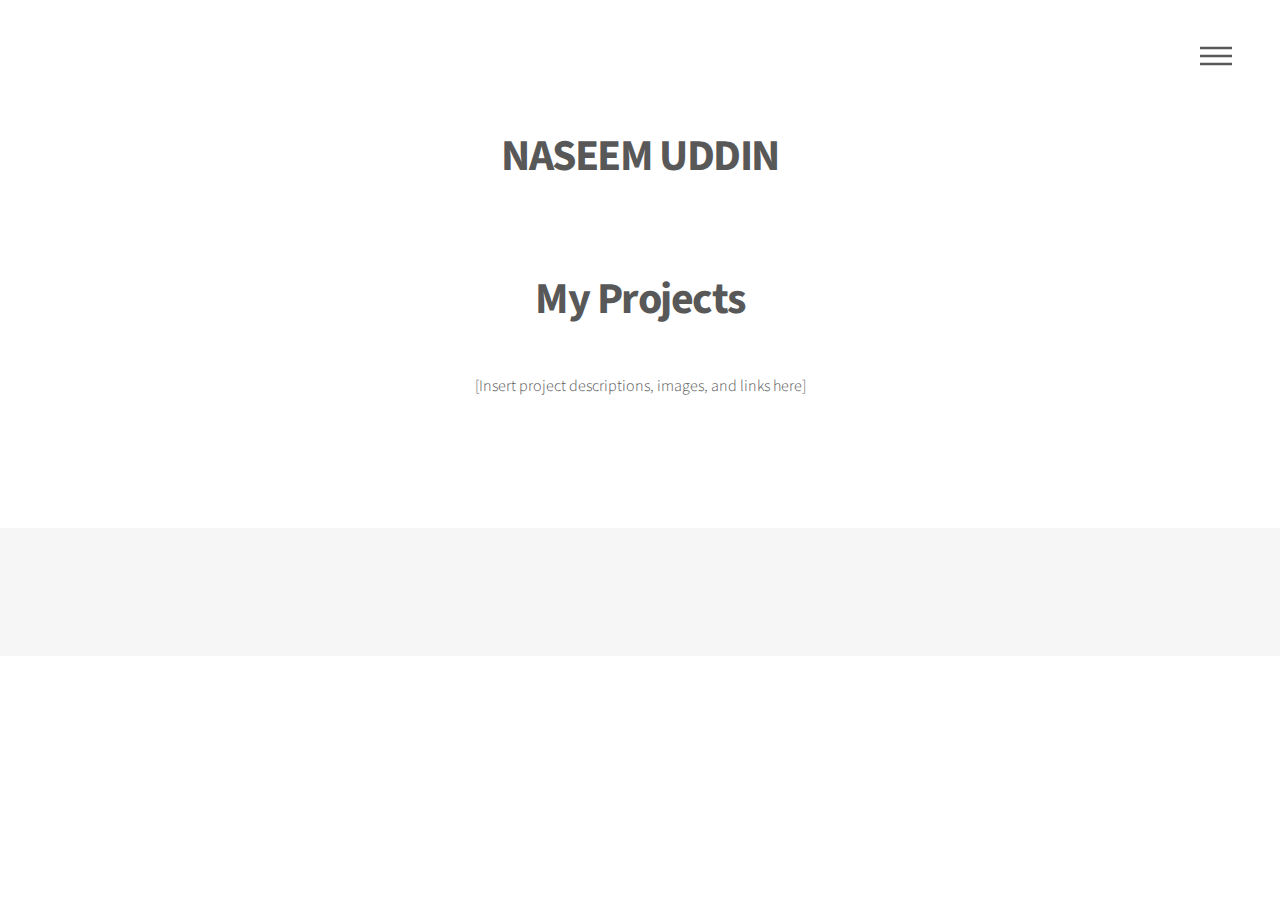
<file: experience.html>
<!DOCTYPE HTML>
<html>
    <head>
        <title>Projects - Naseem Uddin</title>
        <meta charset="utf-8" />
        <meta name="viewport" content="width=device-width, initial-scale=1, user-scalable=no" />
        <link rel="stylesheet" href="assets/css/main.css" />
        <noscript><link rel="stylesheet" href="assets/css/noscript.css" /></noscript>
    </head>
    <body class="is-preload">
        <div id="wrapper">
            <header id="header">
                <div class="inner">
                    <a href="index.html" class="logo">
                        <h1>Naseem Uddin</h1>
                    </a>
                    <nav>
                        <ul>
                            <li><a href="#menu">Menu</a></li>
                        </ul>
                    </nav>
                </div>
            </header>

            <!-- Menu -->
            <nav id="menu">
                <h2>Menu</h2>
                <ul>
                    <li><a href="index.html">Home</a></li>
                    <li><a href="projects.html">Projects</a></li>
                    <li><a href="resume.html">Resume/CV</a></li>
                    <li><a href="experience.html">Experience</a></li>
                    <li><a href="activities.html">Activities</a></li>
                    <li><a href="volunteering.html">Volunteering</a></li>
                    <li><a href="about.html">About Me</a></li>
                </ul>
            </nav>

            <!-- Main -->
            <div id="main">
                <div class="inner">
                    <h1>My Projects</h1>
                    <p>[Insert project descriptions, images, and links here]</p>
                </div>
            </div>

            <!-- Footer -->
            <footer id="footer">
                <!-- Copy the footer from index.html -->
            </footer>
        </div>

        <!-- Scripts -->
        <script src="assets/js/jquery.min.js"></script>
        <script src="assets/js/browser.min.js"></script>
        <script src="assets/js/breakpoints.min.js"></script>
        <script src="assets/js/util.js"></script>
        <script src="assets/js/main.js"></script>
    </body>
</html>
</file>
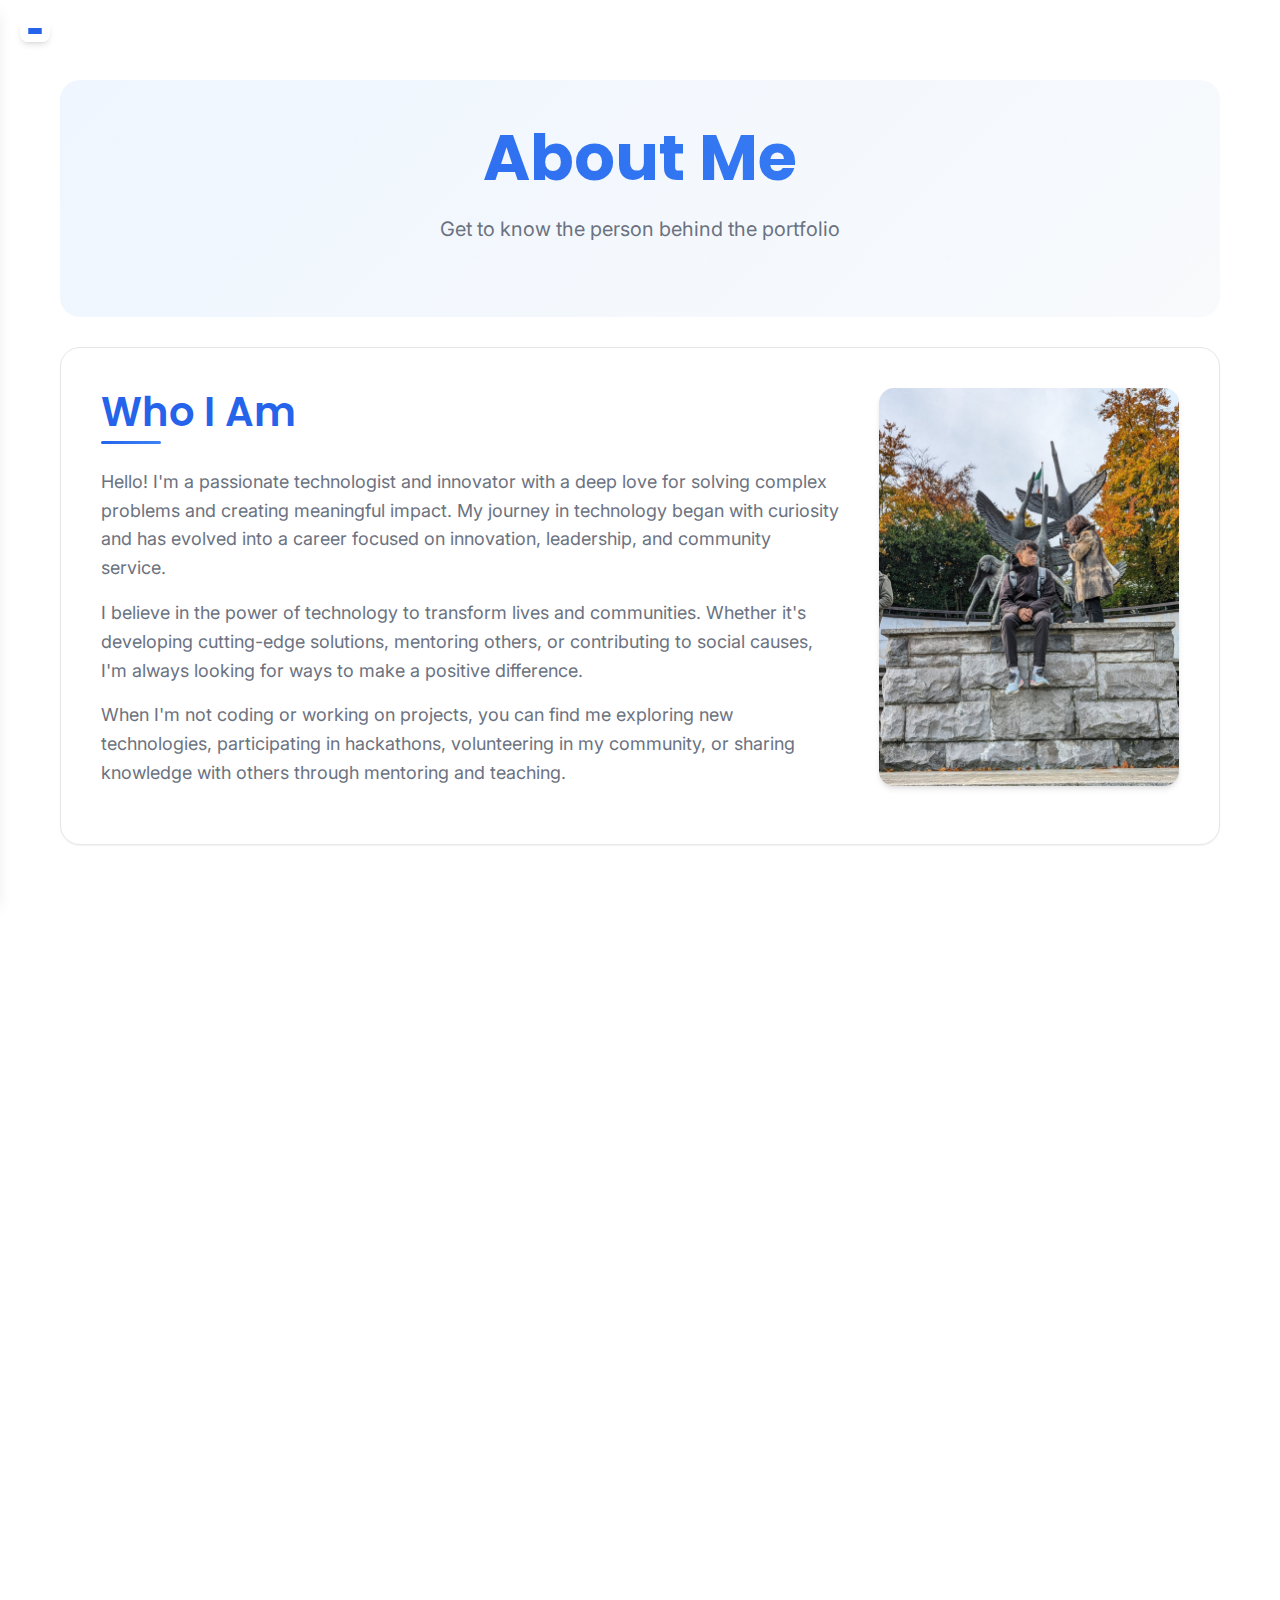
<file: html/about.html>
<!DOCTYPE html>

<html lang="en">

<head>
    <meta charset="UTF-8">
    <meta name="viewport" content="width=device-width, initial-scale=1.0">
    <title>About Me - Personal Portfolio</title>
    <link rel="stylesheet" href="../css/main.css">
    <link rel="stylesheet" href="../css/animations.css">
</head>

<body>

    <!-- Hamburger icon -->
    <div class="hamburger" onclick="toggleNav(this)">
        <span></span>
        <span></span>
        <span></span>
    </div>

    
    <!-- Navigation menu -->
    <nav id="navbar">
        <ul class="nav-links">
            <li><a href="index.html">Home</a></li>
            <li><a href="about.html">About Me</a></li>
            <li><a href="experience.html">Experience</a></li>
            <li><a href="projects.html">Projects</a></li>
            <li><a href="activities.html">Activities</a></li>
            <li><a href="volunteering.html">Volunteering</a></li>
            <li><a href="resume.html">Resume</a></li>
        </ul>
    </nav>

    <div class="main-content">
        <!-- Hero Section -->
        <section class="hero-section fade-in">
            <div class="hero-content">
                <h1 class="hero-title gradient-text">About Me</h1>
                <p class="hero-subtitle">Get to know the person behind the portfolio</p>
            </div>
        </section>

        <!-- Personal Introduction -->
        <section class="content-section fade-in">
            <div class="about-grid">
                <div class="about-text">
                    <h2 class="section-title">Who I Am</h2>
                    <p>Hello! I'm a passionate technologist and innovator with a deep love for solving complex problems and creating meaningful impact. My journey in technology began with curiosity and has evolved into a career focused on innovation, leadership, and community service.</p>
                    <p>I believe in the power of technology to transform lives and communities. Whether it's developing cutting-edge solutions, mentoring others, or contributing to social causes, I'm always looking for ways to make a positive difference.</p>
                    <p>When I'm not coding or working on projects, you can find me exploring new technologies, participating in hackathons, volunteering in my community, or sharing knowledge with others through mentoring and teaching.</p>
                </div>
                <div class="about-image">
                    <img src="../images/me1.JPG" alt="Professional headshot" class="hover-scale">
                </div>
            </div>
        </section>

        <!-- Background & Education -->
        <section class="content-section slide-in-left">
            <h2 class="section-title">Background & Education</h2>
            <div class="timeline">
                <div class="timeline-item">
                    <div class="timeline-content">
                        <h3>Bachelor's Degree in Computer Science</h3>
                        <p class="timeline-date">2020 - 2024</p>
                        <p>Graduated with honors, focusing on software engineering, artificial intelligence, and data science. Active member of the Computer Science Society and participated in various hackathons and coding competitions.</p>
                    </div>
                </div>
                <div class="timeline-item">
                    <div class="timeline-content">
                        <h3>High School Diploma</h3>
                        <p class="timeline-date">2016 - 2020</p>
                        <p>Completed high school with distinction in mathematics and sciences. Led the school's robotics club and participated in science fairs, winning several awards for innovative projects.</p>
                    </div>
                </div>
            </div>
        </section>

        <!-- Personal Interests -->
        <section class="content-section slide-in-right">
            <h2 class="section-title">Personal Interests</h2>
            <div class="interests-grid">
                <div class="interest-card card-flip">
                    <div class="card-flip-inner">
                        <div class="card-flip-front">
                            <h3>Technology</h3>
                            <p>Always exploring the latest in AI, machine learning, and emerging technologies</p>
                        </div>
                        <div class="card-flip-back">
                            <h3>Tech Enthusiast</h3>
                            <p>Passionate about staying current with technology trends and innovations</p>
                        </div>
                    </div>
                </div>
                <div class="interest-card card-flip">
                    <div class="card-flip-inner">
                        <div class="card-flip-front">
                            <h3>Community Service</h3>
                            <p>Dedicated to giving back through volunteering and mentorship</p>
                        </div>
                        <div class="card-flip-back">
                            <h3>Volunteer Leader</h3>
                            <p>Organizing events and programs that benefit local communities</p>
                        </div>
                    </div>
                </div>
                <div class="interest-card card-flip">
                    <div class="card-flip-inner">
                        <div class="card-flip-front">
                            <h3>Innovation</h3>
                            <p>Constantly working on new ideas and creative solutions</p>
                        </div>
                        <div class="card-flip-back">
                            <h3>Problem Solver</h3>
                            <p>Turning challenges into opportunities through innovative thinking</p>
                        </div>
                    </div>
                </div>
            </div>
        </section>

        <!-- Values & Philosophy -->
        <section class="content-section fade-in">
            <h2 class="section-title">Values & Philosophy</h2>
            <div class="values-grid">
                <div class="value-item">
                    <h3>Innovation</h3>
                    <p>I believe in pushing boundaries and thinking outside the box to create solutions that make a real impact.</p>
                </div>
                <div class="value-item">
                    <h3>Collaboration</h3>
                    <p>Great things happen when people work together. I value teamwork and diverse perspectives.</p>
                </div>
                <div class="value-item">
                    <h3>Continuous Learning</h3>
                    <p>Technology evolves rapidly, and I'm committed to staying current and expanding my knowledge.</p>
                </div>
                <div class="value-item">
                    <h3>Social Impact</h3>
                    <p>I'm driven by the belief that technology should serve humanity and create positive change.</p>
                </div>
            </div>
        </section>

        <!-- Fun Facts -->
        <section class="content-section slide-in-left">
            <h2 class="section-title">Fun Facts About Me</h2>
            <div class="fun-facts">
                <div class="fact-item">
                    <span class="fact-number">3</span>
                    <p>Programming languages I'm fluent in</p>
                </div>
                <div class="fact-item">
                    <span class="fact-number">15+</span>
                    <p>Hackathons participated in</p>
                </div>
                <div class="fact-item">
                    <span class="fact-number">50+</span>
                    <p>Students mentored</p>
                </div>
                <div class="fact-item">
                    <span class="fact-number">1000+</span>
                    <p>Cups of coffee consumed while coding</p>
                </div>
            </div>
        </section>

        <!-- Call to Action -->
        <section class="content-section slide-in-right">
            <h2 class="section-title">Let's Work Together</h2>
            <p>I'm always excited to connect with like-minded individuals, explore new opportunities, and collaborate on interesting projects. Whether you want to discuss technology, share ideas, or explore potential collaborations, I'd love to hear from you!</p>
            <div class="cta-buttons">
                <a href="experience.html" class="btn">View My Experience</a>
                <a href="projects.html" class="btn btn-secondary">See My Projects</a>
            </div>
        </section>
    </div>

    <script src="../js/main.js"></script>
    <script src="../js/animations.js"></script>
</body>
</html>
</file>
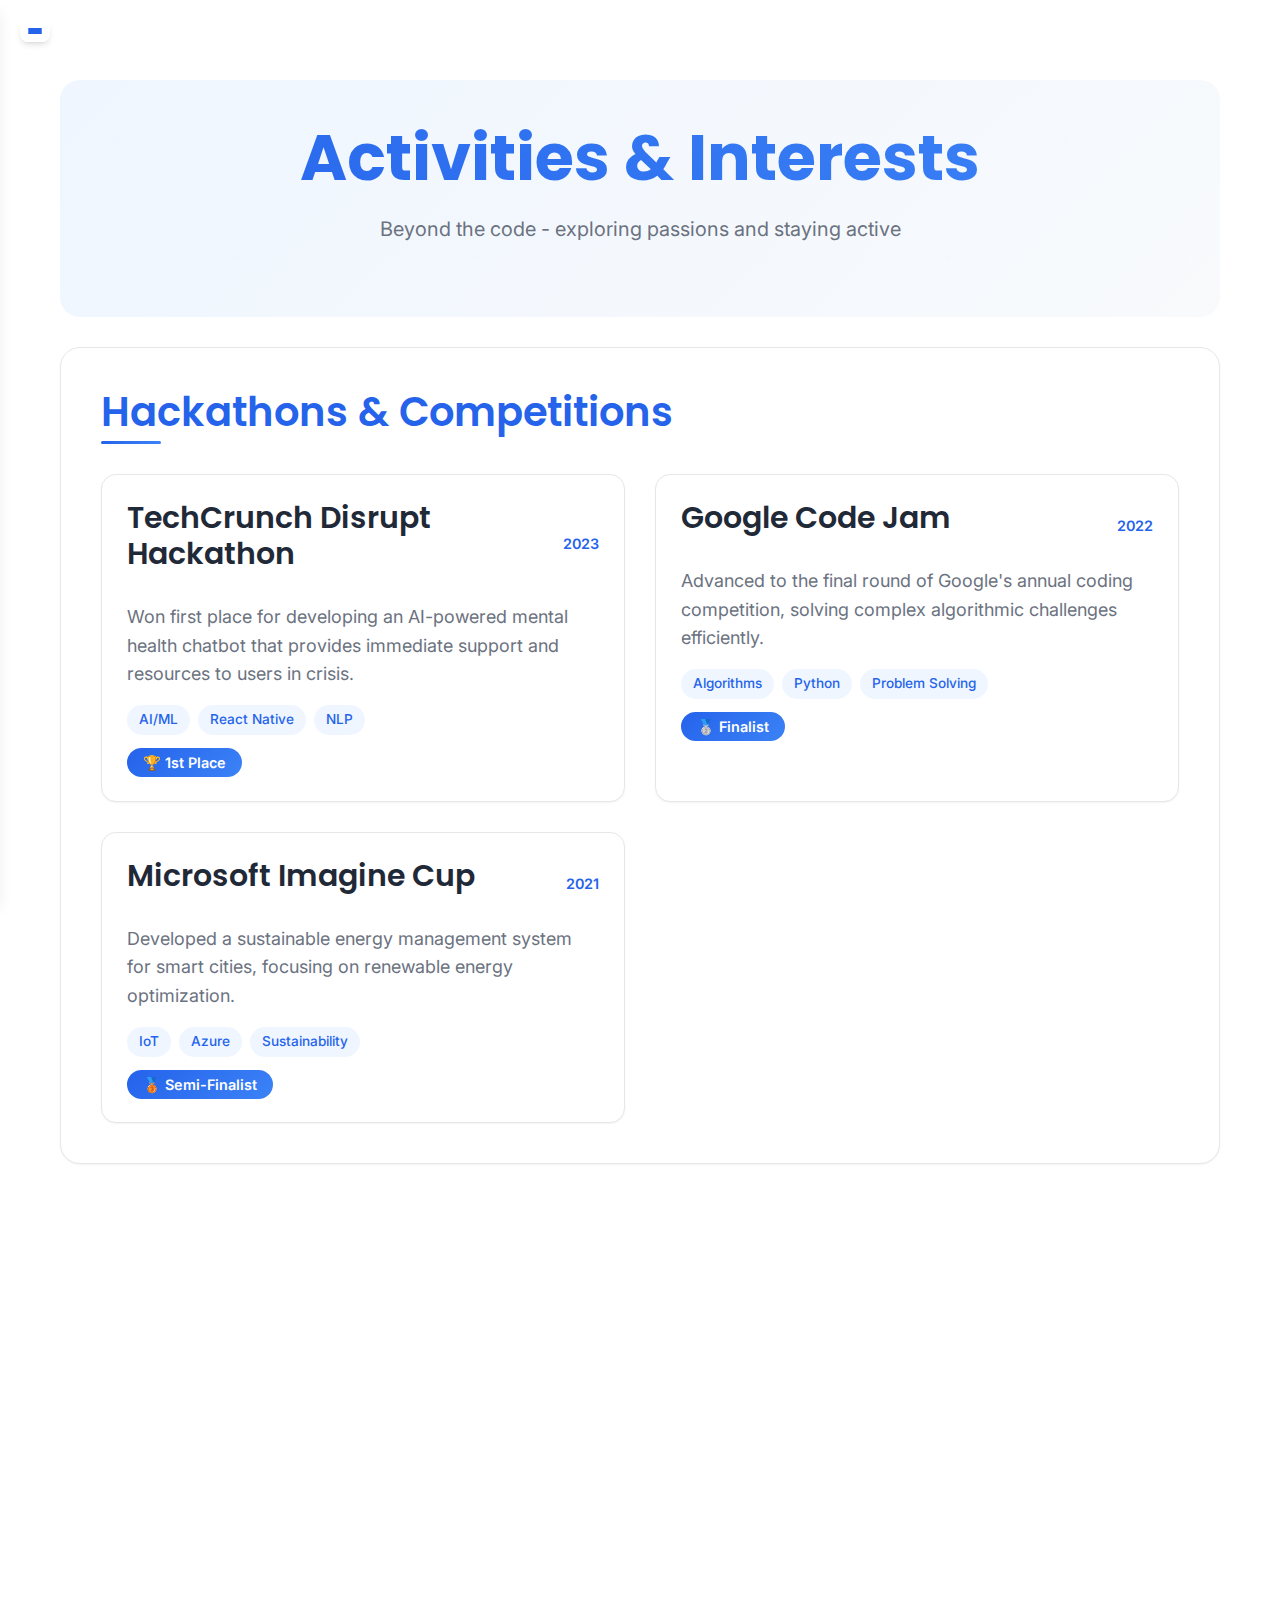
<file: html/activities.html>
<!DOCTYPE html>

<html lang="en">

<head>
    <meta charset="UTF-8">
    <meta name="viewport" content="width=device-width, initial-scale=1.0">
    <title>Activities - Personal Portfolio</title>
    <link rel="stylesheet" href="../css/main.css">
    <link rel="stylesheet" href="../css/animations.css">
</head>

<body>

    <!-- Hamburger icon -->
    <div class="hamburger" onclick="toggleNav(this)">
        <span></span>
        <span></span>
        <span></span>
    </div>

    
    <!-- Navigation menu -->
    <nav id="navbar" class="hidden">
        <ul class="nav-links">
            <li><a href="index.html">Home</a></li>
            <li><a href="projects.html">Projects</a></li>
            <li><a href="resume.html">Resume/CV</a></li>
            <li><a href="experience.html">Experience</a></li>
            <li><a href="activities.html">Activities</a></li>
            <li><a href="volunteering.html">Volunteering</a></li>
            <li><a href="about.html">About Me</a></li>
        </ul>
    </nav>

    <div class="main-content">
        <!-- Hero Section -->
        <section class="hero-section fade-in">
            <div class="hero-content">
                <h1 class="hero-title gradient-text">Activities & Interests</h1>
                <p class="hero-subtitle">Beyond the code - exploring passions and staying active</p>
            </div>
        </section>

        <!-- Hackathons & Competitions -->
        <section class="content-section fade-in">
            <h2 class="section-title">Hackathons & Competitions</h2>
            <div class="activities-grid">
                <div class="activity-card hover-lift">
                    <div class="activity-header">
                        <h3>TechCrunch Disrupt Hackathon</h3>
                        <span class="activity-date">2023</span>
                    </div>
                    <p>Won first place for developing an AI-powered mental health chatbot that provides immediate support and resources to users in crisis.</p>
                    <div class="activity-tech">
                        <span class="tech-tag">AI/ML</span>
                        <span class="tech-tag">React Native</span>
                        <span class="tech-tag">NLP</span>
                    </div>
                    <div class="activity-award">
                        <span class="award-badge">🏆 1st Place</span>
                    </div>
                </div>

                <div class="activity-card hover-lift">
                    <div class="activity-header">
                        <h3>Google Code Jam</h3>
                        <span class="activity-date">2022</span>
                    </div>
                    <p>Advanced to the final round of Google's annual coding competition, solving complex algorithmic challenges efficiently.</p>
                    <div class="activity-tech">
                        <span class="tech-tag">Algorithms</span>
                        <span class="tech-tag">Python</span>
                        <span class="tech-tag">Problem Solving</span>
                    </div>
                    <div class="activity-award">
                        <span class="award-badge">🥈 Finalist</span>
                    </div>
                </div>

                <div class="activity-card hover-lift">
                    <div class="activity-header">
                        <h3>Microsoft Imagine Cup</h3>
                        <span class="activity-date">2021</span>
                    </div>
                    <p>Developed a sustainable energy management system for smart cities, focusing on renewable energy optimization.</p>
                    <div class="activity-tech">
                        <span class="tech-tag">IoT</span>
                        <span class="tech-tag">Azure</span>
                        <span class="tech-tag">Sustainability</span>
                    </div>
                    <div class="activity-award">
                        <span class="award-badge">🥉 Semi-Finalist</span>
                    </div>
                </div>
            </div>
        </section>

        <!-- Clubs & Organizations -->
        <section class="content-section slide-in-left">
            <h2 class="section-title">Clubs & Organizations</h2>
            <div class="clubs-grid">
                <div class="club-item">
                    <h3>Computer Science Society</h3>
                    <p class="club-role">President (2023-2024)</p>
                    <p>Led a community of 200+ students, organizing workshops, hackathons, and networking events. Increased membership by 40% and established partnerships with local tech companies.</p>
                    <ul class="club-achievements">
                        <li>Organized 15+ technical workshops</li>
                        <li>Hosted 3 major hackathons</li>
                        <li>Established mentorship program</li>
                    </ul>
                </div>

                <div class="club-item">
                    <h3>Women in Technology</h3>
                    <p class="club-role">Mentor & Event Coordinator</p>
                    <p>Mentored 20+ female students in technology, organized career development workshops, and promoted diversity in STEM fields.</p>
                    <ul class="club-achievements">
                        <li>Mentored 20+ students</li>
                        <li>Organized 10+ career workshops</li>
                        <li>Increased female participation by 60%</li>
                    </ul>
                </div>

                <div class="club-item">
                    <h3>Robotics Club</h3>
                    <p class="club-role">Technical Lead</p>
                    <p>Led the development of autonomous robots for competitions, teaching team members about electronics, programming, and mechanical design.</p>
                    <ul class="club-achievements">
                        <li>Built 5 competition robots</li>
                        <li>Won 3 regional competitions</li>
                        <li>Trained 15+ team members</li>
                    </ul>
                </div>
            </div>
        </section>

        <!-- Sports & Fitness -->
        <section class="content-section slide-in-right">
            <h2 class="section-title">Sports & Fitness</h2>
            <div class="sports-grid">
                <div class="sport-item">
                    <h3>Basketball</h3>
                    <p>Varsity team member for 4 years, developing leadership skills and teamwork. Helped organize intramural leagues and community tournaments.</p>
                    <div class="sport-stats">
                        <span>4 Years</span>
                        <span>Team Captain</span>
                        <span>Community Coach</span>
                    </div>
                </div>

                <div class="sport-item">
                    <h3>Marathon Running</h3>
                    <p>Completed 3 marathons and 10+ half-marathons, raising over $5,000 for charity. Organized running groups and training programs for beginners.</p>
                    <div class="sport-stats">
                        <span>3 Marathons</span>
                        <span>10+ Half-Marathons</span>
                        <span>$5K+ Raised</span>
                    </div>
                </div>

                <div class="sport-item">
                    <h3>Rock Climbing</h3>
                    <p>Advanced climber with experience in both indoor and outdoor climbing. Lead climbing trips and safety training sessions for beginners.</p>
                    <div class="sport-stats">
                        <span>5.12 Grade</span>
                        <span>Trip Leader</span>
                        <span>Safety Instructor</span>
                    </div>
                </div>
            </div>
        </section>

        <!-- Creative Pursuits -->
        <section class="content-section fade-in">
            <h2 class="section-title">Creative Pursuits</h2>
            <div class="creative-grid">
                <div class="creative-item">
                    <h3>Photography</h3>
                    <p>Passionate landscape and street photographer with work featured in local galleries. Specialize in capturing urban life and natural landscapes.</p>
                    <div class="creative-highlights">
                        <span>Gallery Exhibitions</span>
                        <span>Photo Contests</span>
                        <span>Travel Photography</span>
                    </div>
                </div>

                <div class="creative-item">
                    <h3>Music</h3>
                    <p>Guitarist and vocalist in a local band, performing at community events and charity fundraisers. Also compose original music.</p>
                    <div class="creative-highlights">
                        <span>Local Band</span>
                        <span>Charity Performances</span>
                        <span>Original Compositions</span>
                    </div>
                </div>

                <div class="creative-item">
                    <h3>Writing</h3>
                    <p>Technical writer and blogger, sharing knowledge about programming, technology trends, and career development.</p>
                    <div class="creative-highlights">
                        <span>Tech Blog</span>
                        <span>Technical Documentation</span>
                        <span>Guest Articles</span>
                    </div>
                </div>
            </div>
        </section>

        <!-- Travel & Adventure -->
        <section class="content-section slide-in-left">
            <h2 class="section-title">Travel & Adventure</h2>
            <div class="travel-grid">
                <div class="travel-item">
                    <h3>Backpacking Europe</h3>
                    <p>3-month solo backpacking trip across 15 European countries, experiencing diverse cultures and building independence.</p>
                    <div class="travel-details">
                        <span>15 Countries</span>
                        <span>3 Months</span>
                        <span>Solo Travel</span>
                    </div>
                </div>

                <div class="travel-item">
                    <h3>Volunteer Abroad</h3>
                    <p>Spent 2 months teaching coding to underprivileged children in rural India, combining travel with meaningful impact.</p>
                    <div class="travel-details">
                        <span>Rural India</span>
                        <span>2 Months</span>
                        <span>Teaching Coding</span>
                    </div>
                </div>

                <div class="travel-item">
                    <h3>Tech Conferences</h3>
                    <p>Attended major tech conferences including WWDC, Google I/O, and various hackathons across the country.</p>
                    <div class="travel-details">
                        <span>WWDC</span>
                        <span>Google I/O</span>
                        <span>Hackathons</span>
                    </div>
                </div>
            </div>
        </section>

        <!-- Learning & Development -->
        <section class="content-section slide-in-right">
            <h2 class="section-title">Continuous Learning</h2>
            <div class="learning-grid">
                <div class="learning-item">
                    <h3>Online Courses</h3>
                    <p>Completed 50+ online courses in various subjects including advanced mathematics, business, and emerging technologies.</p>
                    <div class="learning-stats">
                        <span>50+ Courses</span>
                        <span>5 Platforms</span>
                        <span>1000+ Hours</span>
                    </div>
                </div>

                <div class="learning-item">
                    <h3>Language Learning</h3>
                    <p>Fluent in English and Spanish, currently learning Mandarin Chinese and French for global communication.</p>
                    <div class="learning-stats">
                        <span>4 Languages</span>
                        <span>Fluent in 2</span>
                        <span>Learning 2</span>
                    </div>
                </div>

                <div class="learning-item">
                    <h3>Certifications</h3>
                    <p>Earned 15+ professional certifications in various technologies and methodologies to stay current in the field.</p>
                    <div class="learning-stats">
                        <span>15+ Certifications</span>
                        <span>5 Providers</span>
                        <span>Ongoing</span>
                    </div>
                </div>
            </div>
        </section>

        <!-- Call to Action -->
        <section class="content-section fade-in">
            <h2 class="section-title">Let's Connect Through Shared Interests</h2>
            <p>I'm always excited to meet people who share similar interests or want to explore new activities together. Whether it's discussing the latest tech trends, planning an adventure, or collaborating on creative projects, I'd love to connect!</p>
            <div class="cta-buttons">
                <a href="volunteering.html" class="btn">See My Volunteering</a>
                <a href="about.html" class="btn btn-secondary">Learn More About Me</a>
            </div>
        </section>
    </div>

    <script src="../js/main.js"></script>
    <script src="../js/animations.js"></script>
</body>
</html>
</file>
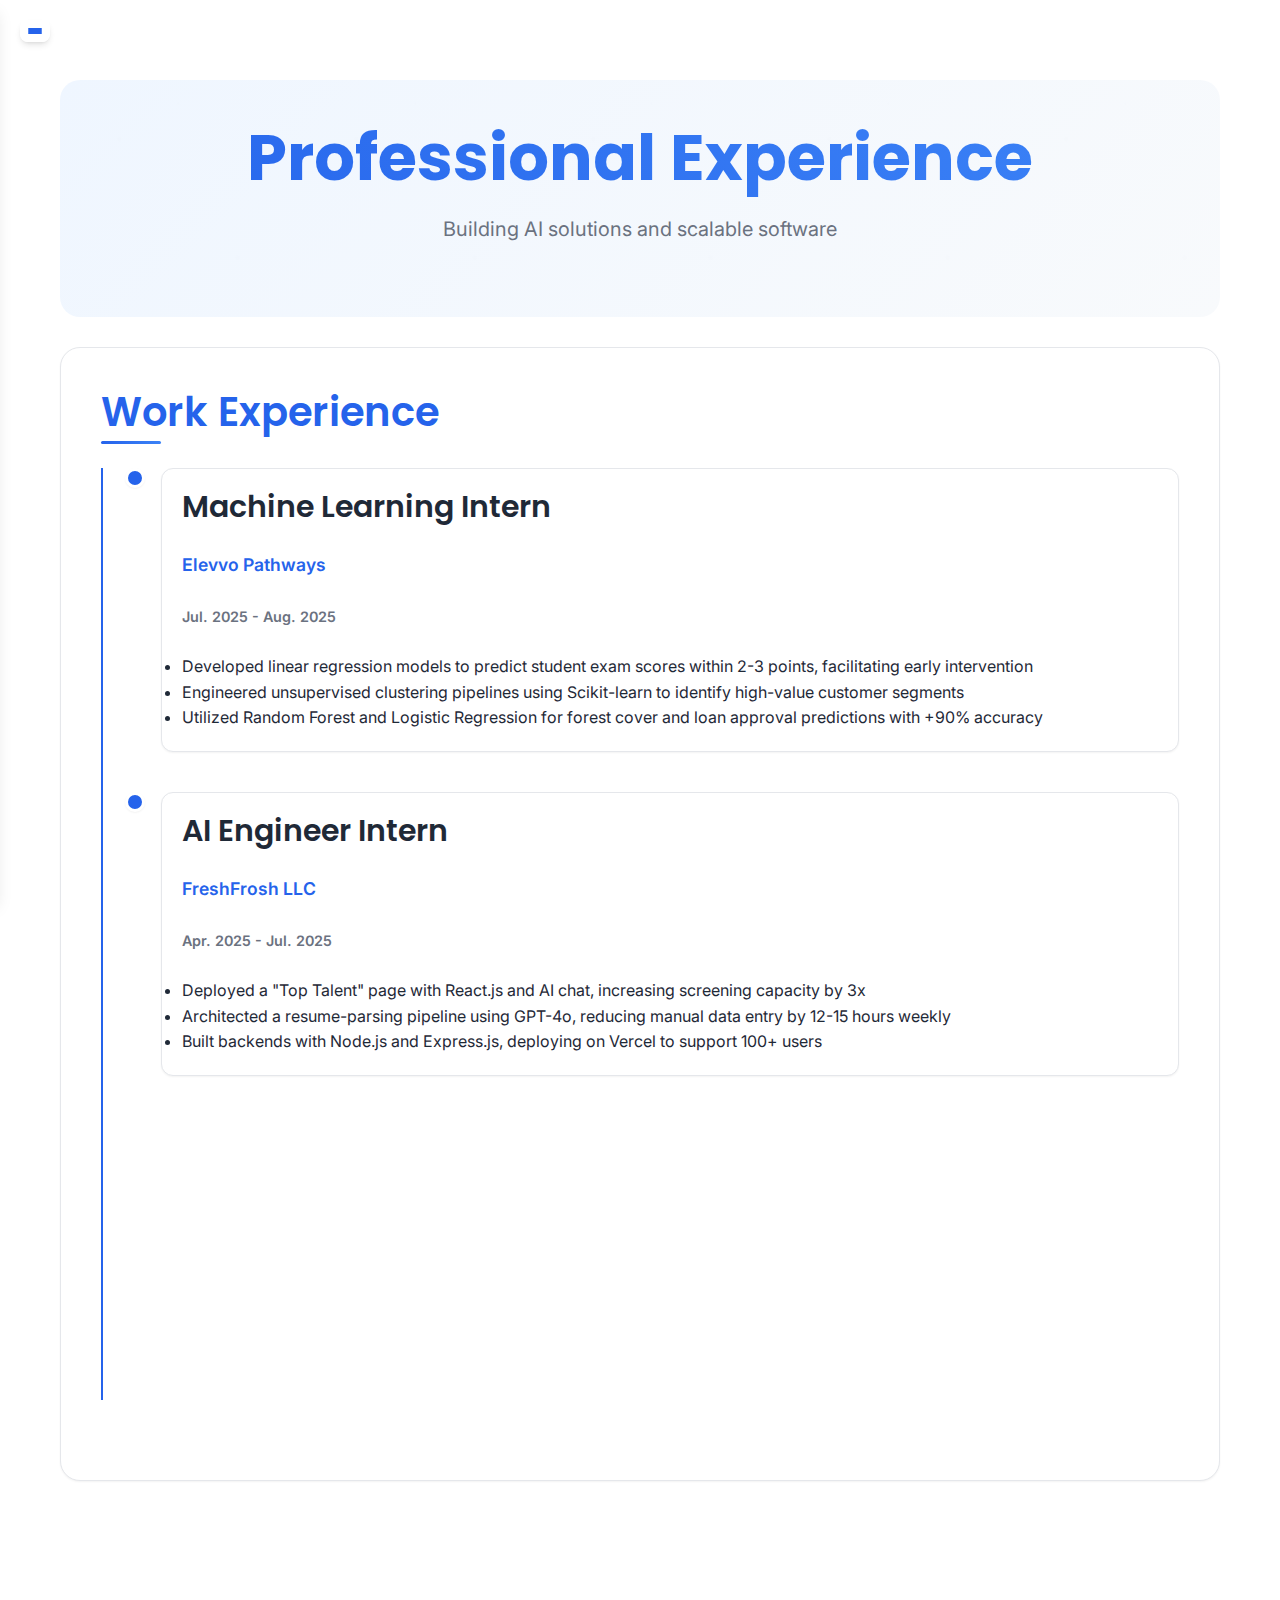
<file: html/experience.html>
<!DOCTYPE html>

<html lang="en">

<head>
    <meta charset="UTF-8">
    <meta name="viewport" content="width=device-width, initial-scale=1.0">
    <title>Experience - Personal Portfolio</title>
    <link rel="icon" type="image/png" href="../images/logos/site_icon.png">
    <link rel="stylesheet" href="../css/main.css">
    <link rel="stylesheet" href="../css/animations.css">
</head>

<body>

    <!-- Hamburger icon -->
    <div class="hamburger" onclick="toggleNav(this)">
        <span></span>
        <span></span>
        <span></span>
    </div>

    
    <!-- Navigation menu -->
    <nav id="navbar">
        <ul class="nav-links">
            <li><a href="index.html">Home</a></li>
            <li><a href="about.html">About Me</a></li>
            <li><a href="experience.html">Experience</a></li>
            <li><a href="projects.html">Projects</a></li>
            <li><a href="resume.html">Resume</a></li>
        </ul>
    </nav>

    <div class="main-content">
        <!-- Work Experience Timeline -->
        <section class="hero-section fade-in">
            <div class="hero-content">
                <h1 class="hero-title gradient-text">Professional Experience</h1>
                <p class="hero-subtitle">Building AI solutions and scalable software</p>
            </div>
        </section>

        <section class="content-section fade-in">
            <h2 class="section-title">Work Experience</h2>
            <div class="timeline">
                <div class="timeline-item">
                    <div class="timeline-content">
                        <h3>Machine Learning Intern</h3>
                        <p class="timeline-company">Elevvo Pathways</p>
                        <p class="timeline-date">Jul. 2025 - Aug. 2025</p>
                        <ul>
                            <li>Developed linear regression models to predict student exam scores within 2-3 points, facilitating early intervention</li>
                            <li>Engineered unsupervised clustering pipelines using Scikit-learn to identify high-value customer segments</li>
                            <li>Utilized Random Forest and Logistic Regression for forest cover and loan approval predictions with +90% accuracy</li>
                        </ul>
                    </div>
                </div>
                <div class="timeline-item">
                    <div class="timeline-content">
                        <h3>AI Engineer Intern</h3>
                        <p class="timeline-company">FreshFrosh LLC</p>
                        <p class="timeline-date">Apr. 2025 - Jul. 2025</p>
                        <ul>
                            <li>Deployed a "Top Talent" page with React.js and AI chat, increasing screening capacity by 3x</li>
                            <li>Architected a resume-parsing pipeline using GPT-4o, reducing manual data entry by 12-15 hours weekly</li>
                            <li>Built backends with Node.js and Express.js, deploying on Vercel to support 100+ users</li>
                        </ul>
                    </div>
                </div>
                <div class="timeline-item">
                    <div class="timeline-content">
                        <h3>Software Engineering Resident</h3>
                        <p class="timeline-company">Headstarter</p>
                        <p class="timeline-date">Sep. 2024 - Mar. 2025</p>
                        <ul>
                            <li>Engineered custom neural networks and decision trees, achieving over 95% accuracy</li>
                            <li>Implemented agentic AI workflows with LangChain, reducing latency by 20% while improving output reliability</li>
                            <li>Delivered 7+ end-to-end AI solutions in NLP, Computer Vision, and recommendation systems</li>
                        </ul>
                    </div>
                </div>
            </div>
        </section>

        <!-- Technical Skills -->
        <section class="content-section slide-in-left">
            <h2 class="section-title">Technical Skills</h2>
            <div class="skills-container">
                <div class="skill-category">
                    <h3>Programming Languages</h3>
                    <div class="skill-item">
                        <span>Python</span>
                        <div class="skill-bar"><div class="skill-progress" data-width="95%"></div></div>
                    </div>
                    <div class="skill-item">
                        <span>Java / C++</span>
                        <div class="skill-bar"><div class="skill-progress" data-width="86%"></div></div>
                    </div>
                    <div class="skill-item">
                        <span>JavaScript / TypeScript</span>
                        <div class="skill-bar"><div class="skill-progress" data-width="82%"></div></div>
                    </div>
                </div>
                
                <div class="skill-category">
                    <h3>AI & ML</h3>
                    <div class="skill-item">
                        <span>Scikit-learn / Pandas</span>
                        <div class="skill-bar"><div class="skill-progress" data-width="95%"></div></div>
                    </div>
                    <div class="skill-item">
                        <span>PyTorch / TensorFlow</span>
                        <div class="skill-bar"><div class="skill-progress" data-width="90%"></div></div>
                    </div>
                    <div class="skill-item">
                        <span>LangChain (Agentic AI)</span>
                        <div class="skill-bar"><div class="skill-progress" data-width="88%"></div></div>
                    </div>
                </div>
                
                <div class="skill-category">
                    <h3>Cloud & Data</h3>
                    <div class="skill-item">
                        <span>AWS / Google Cloud</span>
                        <div class="skill-bar"><div class="skill-progress" data-width="85%"></div></div>
                    </div>
                    <div class="skill-item">
                        <span>PostgreSQL / MongoDB</span>
                        <div class="skill-bar"><div class="skill-progress" data-width="88%"></div></div>
                    </div>
                    <div class="skill-item">
                        <span>Pinecone (Vector DB)</span>
                        <div class="skill-bar"><div class="skill-progress" data-width="82%"></div></div>
                    </div>
                </div>
            </div>
        </section>

        <!-- Certifications & Achievements -->
        <section class="content-section slide-in-right">
            <h2 class="section-title">Certifications & Achievements</h2>
            <div class="certifications-grid">
                <div class="certification-card hover-lift">
                    <h3>Accenture Technical Proficiency</h3>
                    <p>9 Certifications earned</p>
                    <span class="cert-date">2025</span>
                </div>
                <div class="certification-card hover-lift">
                    <h3>SQL & Python Mastery</h3>
                    <p>15 DataCamp Courses</p>
                    <span class="cert-date">2025-2026</span>
                </div>
            </div>
        </section>

        <!-- Leadership & Management -->
        <section class="content-section fade-in">
            <h2 class="section-title">Leadership & Affiliations</h2>
            <div class="leadership-grid">
                <div class="leadership-item">
                    <h3>America On Tech Data Science Fellow</h3>
                    <p>Engaging with industry professionals from Disney and NBCU on real-world challenges</p>
                </div>
                <div class="leadership-item">
                    <h3>BASTA Fellow</h3>
                    <p>Collaborated in a cohort of fellows in intensive, Google-led workshops to deconstruct complex engineering problems</p>
                </div>
                <div class="leadership-item">
                    <h3>BASTA x Google Mentee</h3>
                    <p>Partnered 1-on-1 with a Google Software Engineer for weekly meetings over the course of 3 months</p>
                </div>
                <div class="leadership-item">
                    <h3>Affiliations</h3>
                    <p>Active member of AOT, BASTA, SHPE, HEOP, and CodePath</p>
                </div>
                <div class="leadership-item">
                    <h3>HEOP Scholar</h3>
                    <p>Higher Education Opportunity Programs Scholar at New York University</p>
                </div>
            </div>
        </section>

        <!-- Industry Experience -->
        <section class="content-section slide-in-left">
            <h2 class="section-title">Industry Experience</h2>
            <div class="industry-grid">
                <div class="industry-card">
                    <h3>AI & ML Workflows</h3>
                    <p>Built automated machine learning pipelines for data processing and model deployment</p>
                </div>
                <div class="industry-card">
                    <h3>Healthcare</h3>
                    <p>Developed secure healthcare applications with HIPAA compliance</p>
                </div>
                <div class="industry-card">
                    <h3>FinTech</h3>
                    <p>Created financial technology solutions for payment processing and analytics</p>
                </div>
                <div class="industry-card">
                    <h3>Education</h3>
                    <p>Built learning management systems and educational technology platforms</p>
                </div>
            </div>
        </section>

        <!-- Call to Action -->
        <section class="content-section slide-in-right">
            <h2 class="section-title">Ready to Collaborate?</h2>
            <p>I'm always looking for new challenges and opportunities to grow. Whether you have a project in mind or want to discuss potential collaborations, I'd love to hear from you!</p>
            <div class="cta-buttons">
                <a href="projects.html" class="btn">View My Projects</a>
                <a href="resume.html" class="btn btn-secondary">Download Resume</a>
            </div>
        </section>
    </div>

    <script src="../js/main.js"></script>
    <script src="../js/animations.js"></script>
</body>
</html>
</file>
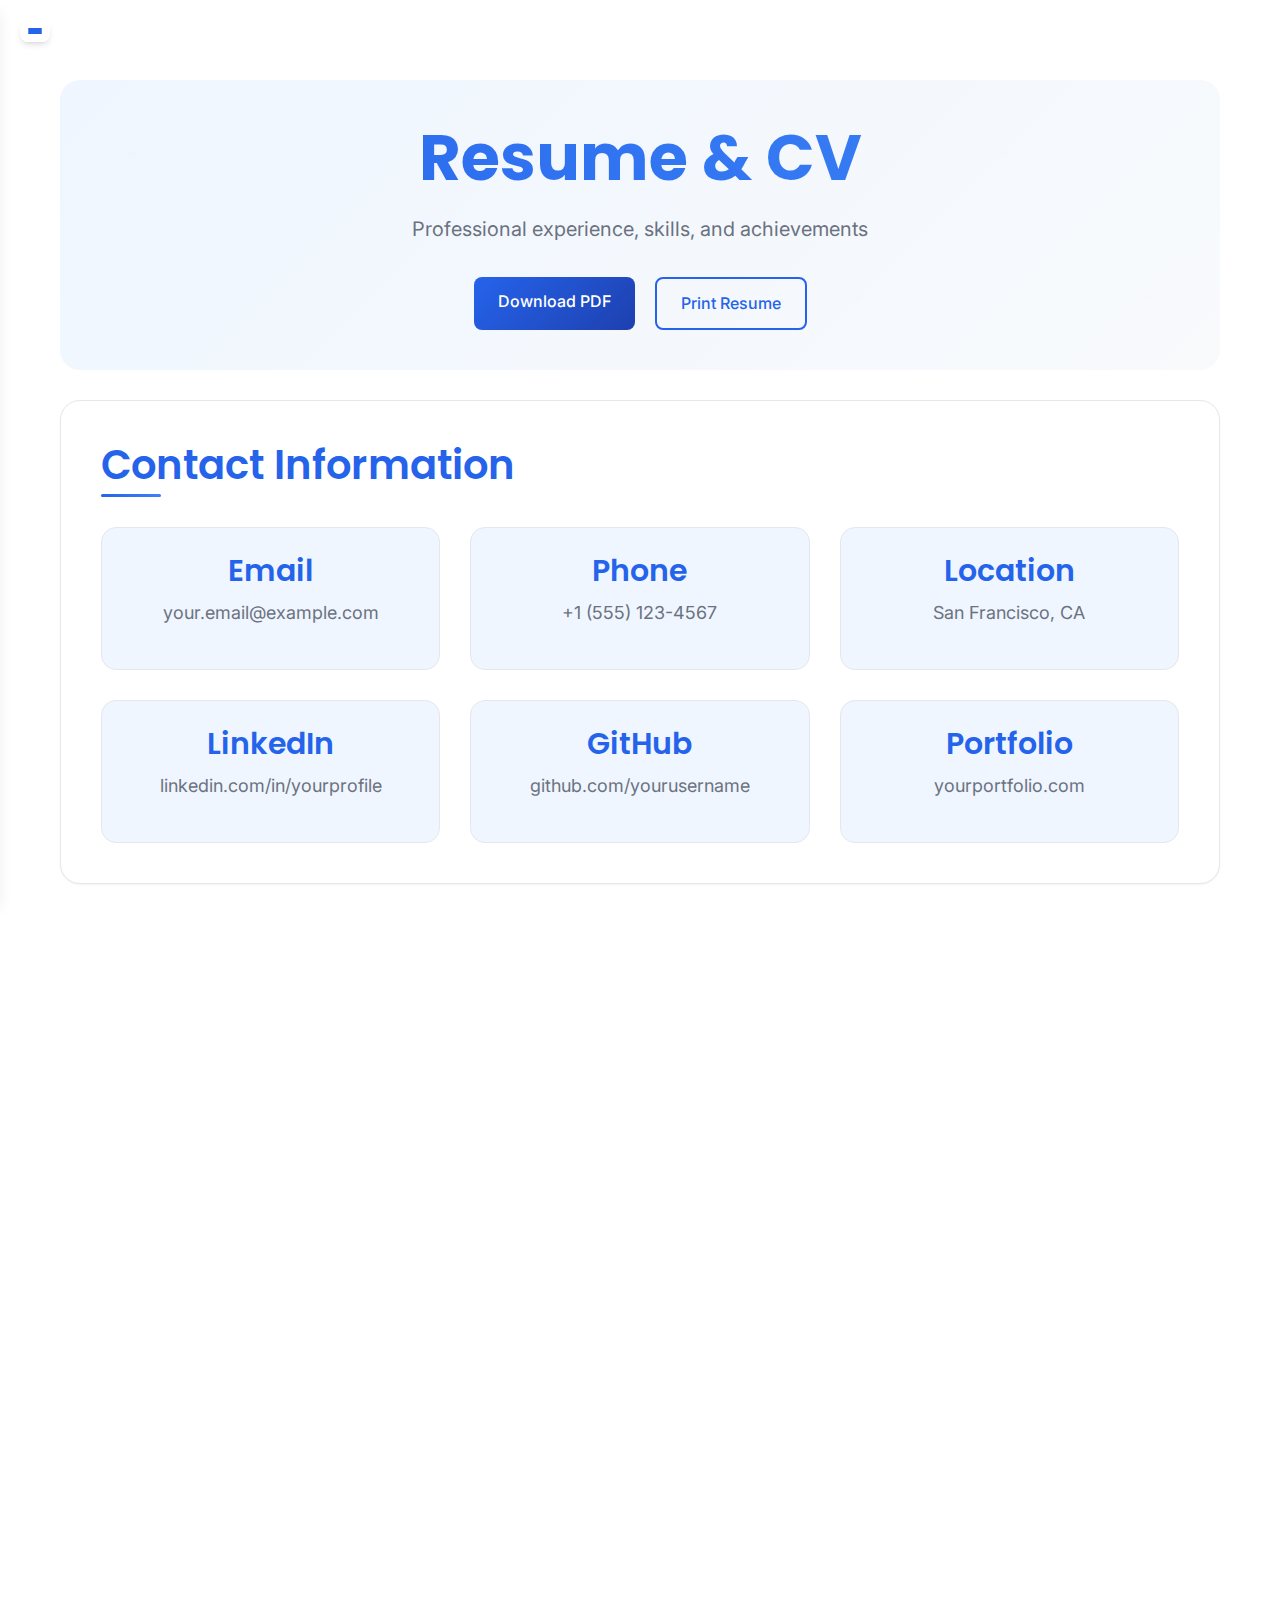
<file: html/resume.html>
<!DOCTYPE html>

<html lang="en">

<head>
    <meta charset="UTF-8">
    <meta name="viewport" content="width=device-width, initial-scale=1.0">
    <title>Resume - Personal Portfolio</title>
    <link rel="stylesheet" href="../css/main.css">
    <link rel="stylesheet" href="../css/animations.css">
</head>

<body>

    <!-- Hamburger icon -->
    <div class="hamburger" onclick="toggleNav(this)">
        <span></span>
        <span></span>
        <span></span>
    </div>

    
    <!-- Navigation menu -->
    <nav id="navbar">
        <ul class="nav-links">
            <li><a href="index.html">Home</a></li>
            <li><a href="about.html">About Me</a></li>
            <li><a href="experience.html">Experience</a></li>
            <li><a href="projects.html">Projects</a></li>
            <li><a href="activities.html">Activities</a></li>
            <li><a href="volunteering.html">Volunteering</a></li>
            <li><a href="resume.html">Resume</a></li>
        </ul>
    </nav>

    <div class="main-content">
        <!-- Hero Section -->
        <section class="hero-section fade-in">
            <div class="hero-content">
                <h1 class="hero-title gradient-text">Resume & CV</h1>
                <p class="hero-subtitle">Professional experience, skills, and achievements</p>
                <div class="resume-actions">
                    <a href="#" class="btn" onclick="downloadResume()">Download PDF</a>
                    <a href="#" class="btn btn-secondary" onclick="printResume()">Print Resume</a>
                </div>
            </div>
        </section>

        <!-- Contact Information -->
        <section class="content-section fade-in">
            <h2 class="section-title">Contact Information</h2>
            <div class="contact-grid">
                <div class="contact-item">
                    <h3>Email</h3>
                    <p>your.email@example.com</p>
                </div>
                <div class="contact-item">
                    <h3>Phone</h3>
                    <p>+1 (555) 123-4567</p>
                </div>
                <div class="contact-item">
                    <h3>Location</h3>
                    <p>San Francisco, CA</p>
                </div>
                <div class="contact-item">
                    <h3>LinkedIn</h3>
                    <p>linkedin.com/in/yourprofile</p>
                </div>
                <div class="contact-item">
                    <h3>GitHub</h3>
                    <p>github.com/yourusername</p>
                </div>
                <div class="contact-item">
                    <h3>Portfolio</h3>
                    <p>yourportfolio.com</p>
                </div>
            </div>
        </section>

        <!-- Professional Summary -->
        <section class="content-section slide-in-left">
            <h2 class="section-title">Professional Summary</h2>
            <div class="summary-content">
                <p>Experienced software engineer with 5+ years of expertise in full-stack development, cloud technologies, and emerging technologies. Proven track record of delivering scalable solutions, leading development teams, and driving innovation in fast-paced environments.</p>
                <p>Passionate about using technology to solve real-world problems and create positive social impact. Strong advocate for diversity in tech and committed to mentoring the next generation of developers.</p>
            </div>
        </section>

        <!-- Work Experience -->
        <section class="content-section slide-in-right">
            <h2 class="section-title">Professional Experience</h2>
            <div class="experience-timeline">
                <div class="experience-item">
                    <div class="experience-header">
                        <h3>Senior Software Engineer</h3>
                        <span class="company">Tech Innovations Inc.</span>
                        <span class="duration">2023 - Present</span>
                    </div>
                    <ul class="experience-details">
                        <li>Led development of cloud-native applications serving 100,000+ users</li>
                        <li>Mentored 5 junior developers and conducted code reviews</li>
                        <li>Implemented CI/CD pipelines reducing deployment time by 60%</li>
                        <li>Collaborated with cross-functional teams to deliver high-quality solutions</li>
                        <li>Architected microservices infrastructure using AWS and Docker</li>
                    </ul>
                    <div class="tech-stack">
                        <span class="tech-tag">React</span>
                        <span class="tech-tag">Node.js</span>
                        <span class="tech-tag">AWS</span>
                        <span class="tech-tag">Docker</span>
                        <span class="tech-tag">MongoDB</span>
                    </div>
                </div>

                <div class="experience-item">
                    <div class="experience-header">
                        <h3>Software Developer</h3>
                        <span class="company">Digital Solutions Corp.</span>
                        <span class="duration">2021 - 2023</span>
                    </div>
                    <ul class="experience-details">
                        <li>Developed full-stack web applications using modern technologies</li>
                        <li>Optimized database queries improving performance by 40%</li>
                        <li>Participated in agile development processes and sprint planning</li>
                        <li>Contributed to open-source projects and technical documentation</li>
                        <li>Implemented responsive design principles and accessibility standards</li>
                    </ul>
                    <div class="tech-stack">
                        <span class="tech-tag">JavaScript</span>
                        <span class="tech-tag">Python</span>
                        <span class="tech-tag">PostgreSQL</span>
                        <span class="tech-tag">Vue.js</span>
                        <span class="tech-tag">REST APIs</span>
                    </div>
                </div>

                <div class="experience-item">
                    <div class="experience-header">
                        <h3>Junior Developer Intern</h3>
                        <span class="company">StartupXYZ</span>
                        <span class="duration">2020 - 2021</span>
                    </div>
                    <ul class="experience-details">
                        <li>Assisted in developing mobile applications using React Native</li>
                        <li>Conducted user testing and gathered feedback for product improvements</li>
                        <li>Learned industry best practices and modern development workflows</li>
                        <li>Contributed to team meetings and project planning sessions</li>
                        <li>Fixed bugs and implemented minor features</li>
                    </ul>
                    <div class="tech-stack">
                        <span class="tech-tag">React Native</span>
                        <span class="tech-tag">Firebase</span>
                        <span class="tech-tag">Git</span>
                        <span class="tech-tag">Agile</span>
                    </div>
                </div>
            </div>
        </section>

        <!-- Education -->
        <section class="content-section fade-in">
            <h2 class="section-title">Education</h2>
            <div class="education-grid">
                <div class="education-item">
                    <h3>Bachelor of Science in Computer Science</h3>
                    <p class="institution">University of Technology</p>
                    <p class="graduation">2020 - 2024</p>
                    <p class="gpa">GPA: 3.8/4.0</p>
                    <ul class="education-details">
                        <li>Graduated with honors</li>
                        <li>Dean's List: All semesters</li>
                        <li>Computer Science Society President</li>
                        <li>Relevant coursework: Data Structures, Algorithms, Software Engineering, Database Systems, Machine Learning</li>
                    </ul>
                </div>
            </div>
        </section>

        <!-- Technical Skills -->
        <section class="content-section slide-in-left">
            <h2 class="section-title">Technical Skills</h2>
            <div class="skills-container">
                <div class="skill-category">
                    <h3>Programming Languages</h3>
                    <div class="skill-item">
                        <span>JavaScript/TypeScript</span>
                        <div class="skill-bar">
                            <div class="skill-progress" style="width: 95%"></div>
                        </div>
                    </div>
                    <div class="skill-item">
                        <span>Python</span>
                        <div class="skill-bar">
                            <div class="skill-progress" style="width: 90%"></div>
                        </div>
                    </div>
                    <div class="skill-item">
                        <span>Java</span>
                        <div class="skill-bar">
                            <div class="skill-progress" style="width: 85%"></div>
                        </div>
                    </div>
                    <div class="skill-item">
                        <span>C++</span>
                        <div class="skill-bar">
                            <div class="skill-progress" style="width: 80%"></div>
                        </div>
                    </div>
                </div>

                <div class="skill-category">
                    <h3>Frontend Technologies</h3>
                    <div class="skill-item">
                        <span>React.js</span>
                        <div class="skill-bar">
                            <div class="skill-progress" style="width: 92%"></div>
                        </div>
                    </div>
                    <div class="skill-item">
                        <span>Vue.js</span>
                        <div class="skill-bar">
                            <div class="skill-progress" style="width: 80%"></div>
                        </div>
                    </div>
                    <div class="skill-item">
                        <span>HTML/CSS</span>
                        <div class="skill-bar">
                            <div class="skill-progress" style="width: 95%"></div>
                        </div>
                    </div>
                    <div class="skill-item">
                        <span>SASS/SCSS</span>
                        <div class="skill-bar">
                            <div class="skill-progress" style="width: 88%"></div>
                        </div>
                    </div>
                </div>

                <div class="skill-category">
                    <h3>Backend & Databases</h3>
                    <div class="skill-item">
                        <span>Node.js</span>
                        <div class="skill-bar">
                            <div class="skill-progress" style="width: 88%"></div>
                        </div>
                    </div>
                    <div class="skill-item">
                        <span>MongoDB</span>
                        <div class="skill-bar">
                            <div class="skill-progress" style="width: 85%"></div>
                        </div>
                    </div>
                    <div class="skill-item">
                        <span>PostgreSQL</span>
                        <div class="skill-bar">
                            <div class="skill-progress" style="width: 82%"></div>
                        </div>
                    </div>
                    <div class="skill-item">
                        <span>Redis</span>
                        <div class="skill-bar">
                            <div class="skill-progress" style="width: 75%"></div>
                        </div>
                    </div>
                </div>

                <div class="skill-category">
                    <h3>Cloud & DevOps</h3>
                    <div class="skill-item">
                        <span>AWS</span>
                        <div class="skill-bar">
                            <div class="skill-progress" style="width: 85%"></div>
                        </div>
                    </div>
                    <div class="skill-item">
                        <span>Docker</span>
                        <div class="skill-bar">
                            <div class="skill-progress" style="width: 80%"></div>
                        </div>
                    </div>
                    <div class="skill-item">
                        <span>Kubernetes</span>
                        <div class="skill-bar">
                            <div class="skill-progress" style="width: 70%"></div>
                        </div>
                    </div>
                    <div class="skill-item">
                        <span>CI/CD</span>
                        <div class="skill-bar">
                            <div class="skill-progress" style="width: 85%"></div>
                        </div>
                    </div>
                </div>
            </div>
        </section>

        <!-- Certifications -->
        <section class="content-section slide-in-right">
            <h2 class="section-title">Certifications</h2>
            <div class="certifications-grid">
                <div class="certification-item">
                    <h3>AWS Certified Developer Associate</h3>
                    <p class="cert-org">Amazon Web Services</p>
                    <p class="cert-date">2023</p>
                </div>
                <div class="certification-item">
                    <h3>Google Cloud Professional Developer</h3>
                    <p class="cert-org">Google Cloud Platform</p>
                    <p class="cert-date">2022</p>
                </div>
                <div class="certification-item">
                    <h3>Microsoft Azure Developer Associate</h3>
                    <p class="cert-org">Microsoft</p>
                    <p class="cert-date">2022</p>
                </div>
                <div class="certification-item">
                    <h3>Certified Scrum Master (CSM)</h3>
                    <p class="cert-org">Scrum Alliance</p>
                    <p class="cert-date">2021</p>
                </div>
            </div>
        </section>

        <!-- Awards & Recognition -->
        <section class="content-section fade-in">
            <h2 class="section-title">Awards & Recognition</h2>
            <div class="awards-grid">
                <div class="award-item">
                    <h3>Employee of the Year</h3>
                    <p class="award-org">Tech Innovations Inc.</p>
                    <p class="award-year">2023</p>
                </div>
                <div class="award-item">
                    <h3>Best Innovation Award</h3>
                    <p class="award-org">Tech Conference 2023</p>
                    <p class="award-year">2023</p>
                </div>
                <div class="award-item">
                    <h3>Dean's List</h3>
                    <p class="award-org">University of Technology</p>
                    <p class="award-year">2020-2024</p>
                </div>
            </div>
        </section>

        <!-- Languages -->
        <section class="content-section slide-in-left">
            <h2 class="section-title">Languages</h2>
            <div class="languages-grid">
                <div class="language-item">
                    <h3>English</h3>
                    <p>Native/Fluent</p>
                </div>
                <div class="language-item">
                    <h3>Spanish</h3>
                    <p>Fluent</p>
                </div>
                <div class="language-item">
                    <h3>Mandarin Chinese</h3>
                    <p>Intermediate</p>
                </div>
                <div class="language-item">
                    <h3>French</h3>
                    <p>Basic</p>
                </div>
            </div>
        </section>

        <!-- Call to Action -->
        <section class="content-section slide-in-right">
            <h2 class="section-title">Let's Connect</h2>
            <p>I'm always interested in new opportunities and collaborations. Whether you have a project in mind, want to discuss potential roles, or simply want to connect professionally, I'd love to hear from you!</p>
            <div class="cta-buttons">
                <a href="experience.html" class="btn">View Detailed Experience</a>
                <a href="projects.html" class="btn btn-secondary">See My Projects</a>
            </div>
        </section>
    </div>

    <script src="../js/main.js"></script>
    <script src="../js/animations.js"></script>
    <script>
        function downloadResume() {
            // This would typically trigger a PDF download
            alert('Resume download functionality would be implemented here');
        }

        function printResume() {
            window.print();
        }
    </script>
</body>
</html>
</file>
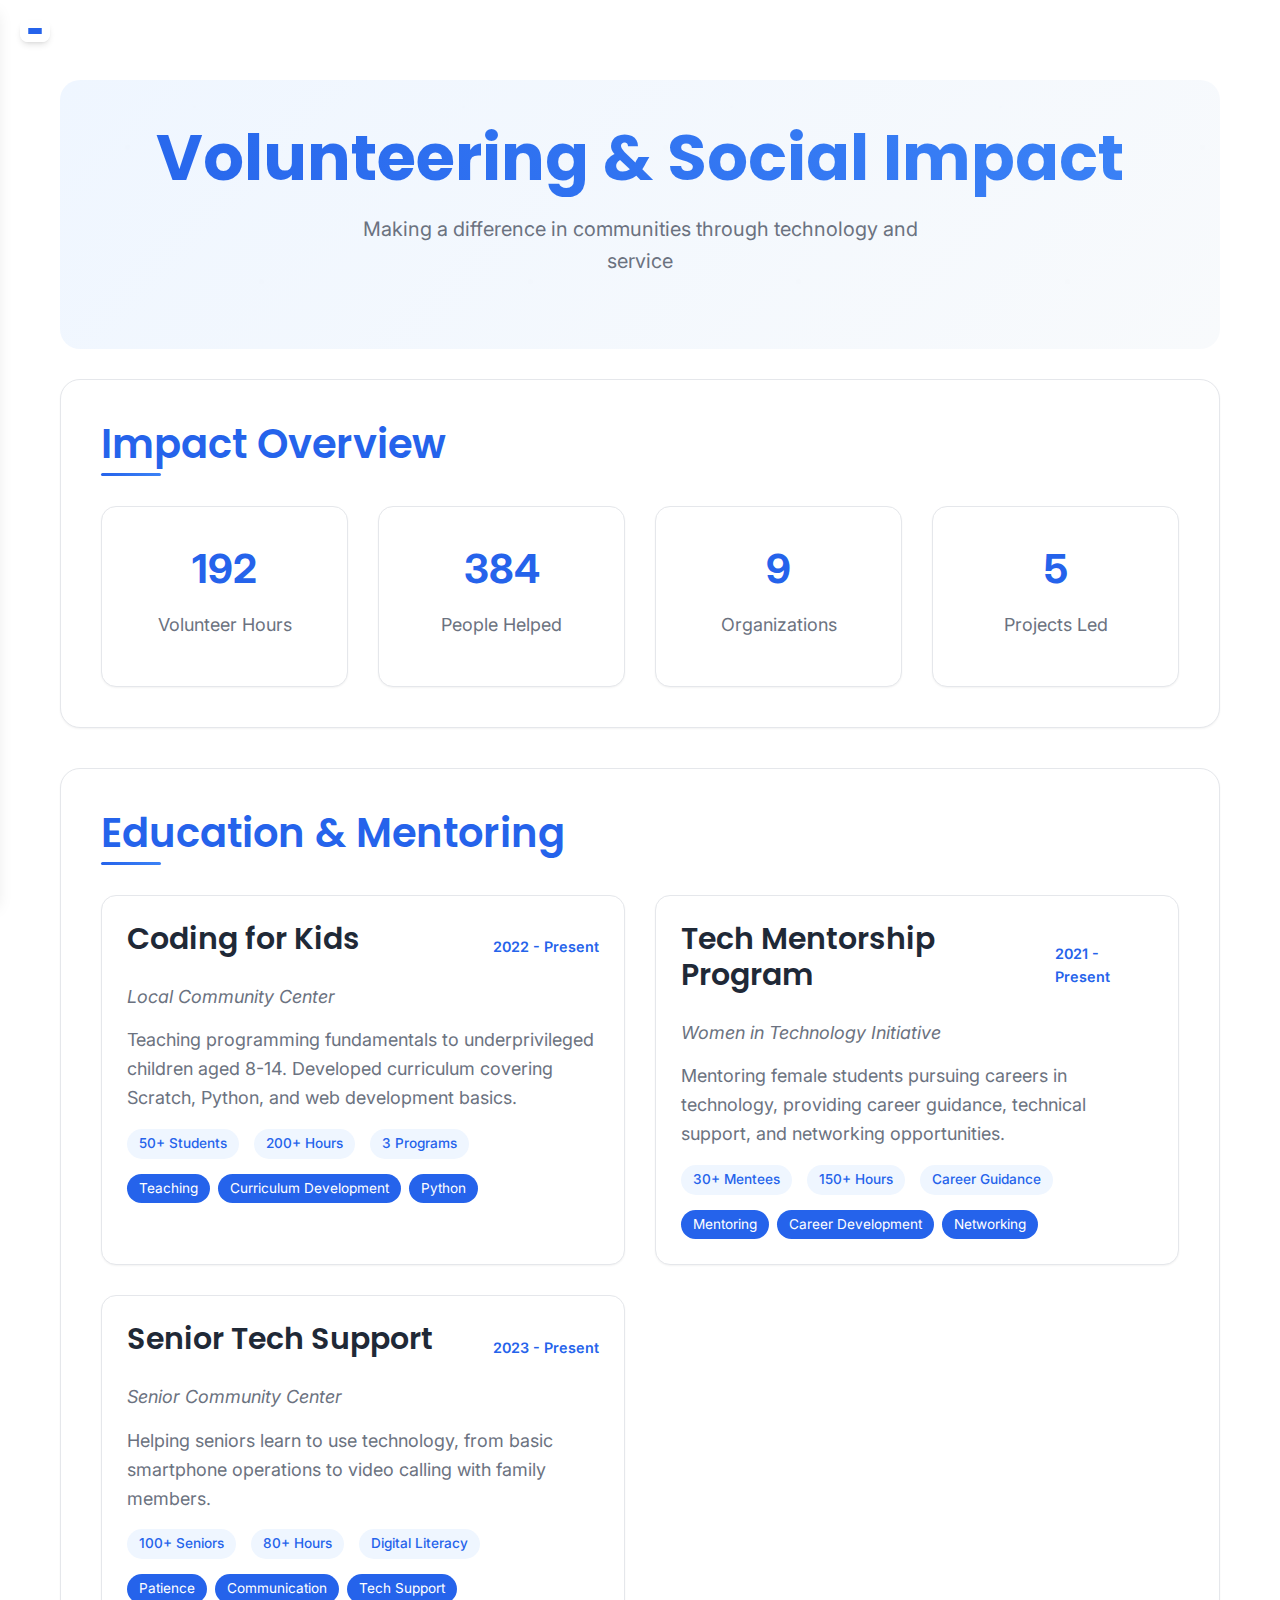
<file: html/volunteering.html>
<!DOCTYPE html>

<html lang="en">

<head>
    <meta charset="UTF-8">
    <meta name="viewport" content="width=device-width, initial-scale=1.0">
    <title>Volunteering - Personal Portfolio</title>
    <link rel="stylesheet" href="../css/main.css">
    <link rel="stylesheet" href="../css/animations.css">
</head>

<body>

    <!-- Hamburger icon -->
    <div class="hamburger" onclick="toggleNav(this)">
        <span></span>
        <span></span>
        <span></span>
    </div>

    
    <!-- Navigation menu -->
    <nav id="navbar">
        <ul class="nav-links">
            <li><a href="index.html">Home</a></li>
            <li><a href="about.html">About Me</a></li>
            <li><a href="experience.html">Experience</a></li>
            <li><a href="projects.html">Projects</a></li>
            <li><a href="activities.html">Activities</a></li>
            <li><a href="volunteering.html">Volunteering</a></li>
            <li><a href="resume.html">Resume</a></li>
        </ul>
    </nav>

    <div class="main-content">
        <!-- Hero Section -->
        <section class="hero-section fade-in">
            <div class="hero-content">
                <h1 class="hero-title gradient-text">Volunteering & Social Impact</h1>
                <p class="hero-subtitle">Making a difference in communities through technology and service</p>
            </div>
        </section>

        <!-- Impact Overview -->
        <section class="content-section fade-in">
            <h2 class="section-title">Impact Overview</h2>
            <div class="impact-stats">
                <div class="stat-card">
                    <div class="stat-number counter" data-target="500">0</div>
                    <p>Volunteer Hours</p>
                </div>
                <div class="stat-card">
                    <div class="stat-number counter" data-target="1000">0</div>
                    <p>People Helped</p>
                </div>
                <div class="stat-card">
                    <div class="stat-number counter" data-target="25">0</div>
                    <p>Organizations</p>
                </div>
                <div class="stat-card">
                    <div class="stat-number counter" data-target="15">0</div>
                    <p>Projects Led</p>
                </div>
            </div>
        </section>

        <!-- Education & Mentoring -->
        <section class="content-section slide-in-left">
            <h2 class="section-title">Education & Mentoring</h2>
            <div class="volunteer-grid">
                <div class="volunteer-card hover-lift">
                    <div class="volunteer-header">
                        <h3>Coding for Kids</h3>
                        <span class="volunteer-duration">2022 - Present</span>
                    </div>
                    <p class="volunteer-organization">Local Community Center</p>
                    <p>Teaching programming fundamentals to underprivileged children aged 8-14. Developed curriculum covering Scratch, Python, and web development basics.</p>
                    <div class="volunteer-impact">
                        <span>50+ Students</span>
                        <span>200+ Hours</span>
                        <span>3 Programs</span>
                    </div>
                    <div class="volunteer-skills">
                        <span class="skill-tag">Teaching</span>
                        <span class="skill-tag">Curriculum Development</span>
                        <span class="skill-tag">Python</span>
                    </div>
                </div>

                <div class="volunteer-card hover-lift">
                    <div class="volunteer-header">
                        <h3>Tech Mentorship Program</h3>
                        <span class="volunteer-duration">2021 - Present</span>
                    </div>
                    <p class="volunteer-organization">Women in Technology Initiative</p>
                    <p>Mentoring female students pursuing careers in technology, providing career guidance, technical support, and networking opportunities.</p>
                    <div class="volunteer-impact">
                        <span>30+ Mentees</span>
                        <span>150+ Hours</span>
                        <span>Career Guidance</span>
                    </div>
                    <div class="volunteer-skills">
                        <span class="skill-tag">Mentoring</span>
                        <span class="skill-tag">Career Development</span>
                        <span class="skill-tag">Networking</span>
                    </div>
                </div>

                <div class="volunteer-card hover-lift">
                    <div class="volunteer-header">
                        <h3>Senior Tech Support</h3>
                        <span class="volunteer-duration">2023 - Present</span>
                    </div>
                    <p class="volunteer-organization">Senior Community Center</p>
                    <p>Helping seniors learn to use technology, from basic smartphone operations to video calling with family members.</p>
                    <div class="volunteer-impact">
                        <span>100+ Seniors</span>
                        <span>80+ Hours</span>
                        <span>Digital Literacy</span>
                    </div>
                    <div class="volunteer-skills">
                        <span class="skill-tag">Patience</span>
                        <span class="skill-tag">Communication</span>
                        <span class="skill-tag">Tech Support</span>
                    </div>
                </div>
            </div>
        </section>

        <!-- Environmental Initiatives -->
        <section class="content-section slide-in-right">
            <h2 class="section-title">Environmental Initiatives</h2>
            <div class="environmental-grid">
                <div class="environmental-item">
                    <h3>Green Tech Hackathon</h3>
                    <p class="org-name">Environmental Protection Agency</p>
                    <p>Organized and participated in hackathons focused on developing technology solutions for environmental challenges.</p>
                    <div class="env-impact">
                        <span>3 Hackathons</span>
                        <span>200+ Participants</span>
                        <span>15 Solutions</span>
                    </div>
                </div>

                <div class="environmental-item">
                    <h3>Community Garden App</h3>
                    <p class="org-name">Local Urban Farming Initiative</p>
                    <p>Developed a mobile app to help community gardens track plant growth, share resources, and coordinate volunteers.</p>
                    <div class="env-impact">
                        <span>10 Gardens</span>
                        <span>500+ Users</span>
                        <span>Food Security</span>
                    </div>
                </div>

                <div class="environmental-item">
                    <h3>Recycling Awareness</h3>
                    <p class="org-name">City Recycling Program</p>
                    <p>Created educational materials and workshops to increase recycling participation in local communities.</p>
                    <div class="env-impact">
                        <span>20 Workshops</span>
                        <span>1000+ People</span>
                        <span>30% Increase</span>
                    </div>
                </div>
            </div>
        </section>

        <!-- Healthcare & Wellness -->
        <section class="content-section fade-in">
            <h2 class="section-title">Healthcare & Wellness</h2>
            <div class="healthcare-grid">
                <div class="healthcare-item">
                    <h3>Mental Health App Development</h3>
                    <p class="org-name">Mental Health Foundation</p>
                    <p>Developed a mobile application providing mental health resources, crisis support, and wellness tracking for vulnerable populations.</p>
                    <div class="health-impact">
                        <span>10,000+ Downloads</span>
                        <span>Crisis Support</span>
                        <span>24/7 Availability</span>
                    </div>
                </div>

                <div class="healthcare-item">
                    <h3>Health Data Analysis</h3>
                    <p class="org-name">Local Hospital</p>
                    <p>Volunteered to analyze patient data to identify patterns and improve healthcare delivery in underserved areas.</p>
                    <div class="health-impact">
                        <span>Data Analysis</span>
                        <span>Pattern Recognition</span>
                        <span>Quality Improvement</span>
                    </div>
                </div>

                <div class="healthcare-item">
                    <h3>Fitness for Seniors</h3>
                    <p class="org-name">Senior Wellness Program</p>
                    <p>Led fitness classes and wellness workshops for senior citizens, promoting healthy aging and social connection.</p>
                    <div class="health-impact">
                        <span>50+ Seniors</span>
                        <span>Weekly Classes</span>
                        <span>Social Connection</span>
                    </div>
                </div>
            </div>
        </section>

        <!-- Disaster Relief -->
        <section class="content-section slide-in-left">
            <h2 class="section-title">Disaster Relief & Emergency Response</h2>
            <div class="disaster-grid">
                <div class="disaster-item">
                    <h3>Emergency Communication System</h3>
                    <p class="org-name">Red Cross</p>
                    <p>Developed an emergency communication system to coordinate relief efforts and connect affected families during natural disasters.</p>
                    <div class="disaster-impact">
                        <span>5 Disasters</span>
                        <span>1000+ Families</span>
                        <span>Real-time Updates</span>
                    </div>
                </div>

                <div class="disaster-item">
                    <h3>Supply Chain Management</h3>
                    <p class="org-name">Disaster Relief Organization</p>
                    <p>Created a system to track and distribute emergency supplies efficiently during crisis situations.</p>
                    <div class="disaster-impact">
                        <span>Supply Tracking</span>
                        <span>Efficient Distribution</span>
                        <span>Resource Optimization</span>
                    </div>
                </div>

                <div class="disaster-item">
                    <h3>Community Preparedness</h3>
                    <p class="org-name">Emergency Management</p>
                    <p>Conducted workshops and training sessions to help communities prepare for emergencies and natural disasters.</p>
                    <div class="disaster-impact">
                        <span>20 Workshops</span>
                        <span>500+ Participants</span>
                        <span>Emergency Plans</span>
                    </div>
                </div>
            </div>
        </section>

        <!-- International Volunteering -->
        <section class="content-section slide-in-right">
            <h2 class="section-title">International Volunteering</h2>
            <div class="international-grid">
                <div class="international-item">
                    <h3>Rural Education in India</h3>
                    <p class="org-name">Teach for India</p>
                    <p>Spent 3 months teaching computer science and English to children in rural villages, bringing technology education to underserved areas.</p>
                    <div class="intl-impact">
                        <span>3 Months</span>
                        <span>100+ Students</span>
                        <span>2 Villages</span>
                    </div>
                </div>

                <div class="international-item">
                    <h3>Clean Water Project</h3>
                    <p class="org-name">Engineers Without Borders</p>
                    <p>Designed and implemented a clean water filtration system for a community in rural Africa, improving health outcomes.</p>
                    <div class="intl-impact">
                        <span>6 Months</span>
                        <span>500+ People</span>
                        <span>Clean Water</span>
                    </div>
                </div>

                <div class="international-item">
                    <h3>Digital Literacy in Kenya</h3>
                    <p class="org-name">Digital Divide Initiative</p>
                    <p>Taught basic computer skills and internet usage to adults in Nairobi slums, empowering them with digital tools.</p>
                    <div class="intl-impact">
                        <span>2 Months</span>
                        <span>200+ Adults</span>
                        <span>Digital Skills</span>
                    </div>
                </div>
            </div>
        </section>

        <!-- Awards & Recognition -->
        <section class="content-section fade-in">
            <h2 class="section-title">Awards & Recognition</h2>
            <div class="awards-grid">
                <div class="award-item">
                    <h3>Volunteer of the Year</h3>
                    <p class="award-org">Community Service Council</p>
                    <p class="award-year">2023</p>
                    <p>Recognized for outstanding contributions to community development and youth education programs.</p>
                </div>

                <div class="award-item">
                    <h3>Social Impact Award</h3>
                    <p class="award-org">Tech for Good Foundation</p>
                    <p class="award-year">2022</p>
                    <p>Awarded for developing technology solutions that address real-world social challenges.</p>
                </div>

                <div class="award-item">
                    <h3>Excellence in Mentoring</h3>
                    <p class="award-org">Women in Technology</p>
                    <p class="award-year">2021</p>
                    <p>Recognized for exceptional mentorship and support of women pursuing careers in technology.</p>
                </div>
            </div>
        </section>

        <!-- Call to Action -->
        <section class="content-section slide-in-right">
            <h2 class="section-title">Join Me in Making a Difference</h2>
            <p>I believe that technology has the power to create positive change in the world. Whether you're interested in volunteering, want to collaborate on social impact projects, or simply want to learn more about how we can use our skills to help others, I'd love to connect with you!</p>
            <div class="cta-buttons">
                <a href="activities.html" class="btn">See My Activities</a>
                <a href="projects.html" class="btn btn-secondary">View Social Impact Projects</a>
            </div>
        </section>
    </div>

    <script src="../js/main.js"></script>
    <script src="../js/animations.js"></script>
</body>
</html>
</file>
<file: assets/css/noscript.css>
/*
	Phantom by HTML5 UP
	html5up.net | @ajlkn
	Free for personal and commercial use under the CCA 3.0 license (html5up.net/license)
*/

/* Tiles */

	body.is-preload .tiles article {
		-moz-transform: none;
		-webkit-transform: none;
		-ms-transform: none;
		transform: none;
		opacity: 1;
	}
</file>
<file: css/main.css>
/* Import Google Fonts */
@import url('https://fonts.googleapis.com/css2?family=Inter:wght@300;400;500;600;700&family=Poppins:wght@300;400;500;600;700&display=swap');

/* CSS Variables for consistent theming */
:root {
  --primary-color: #2563eb;
  --secondary-color: #1e40af;
  --accent-color: #3b82f6;
  --text-primary: #1f2937;
  --text-secondary: #6b7280;
  --background-primary: #ffffff;
  --background-secondary: #f8fafc;
  --background-accent: #eff6ff;
  --border-color: #e5e7eb;
  --shadow-sm: 0 1px 2px 0 rgb(0 0 0 / 0.05);
  --shadow-md: 0 4px 6px -1px rgb(0 0 0 / 0.1), 0 2px 4px -2px rgb(0 0 0 / 0.1);
  --shadow-lg: 0 10px 15px -3px rgb(0 0 0 / 0.1), 0 4px 6px -4px rgb(0 0 0 / 0.1);
  --transition: all 0.3s cubic-bezier(0.4, 0, 0.2, 1);
}

/* Reset and base styles */
* {
  margin: 0;
  padding: 0;
  box-sizing: border-box;
}

html {
  scroll-behavior: smooth;
  overflow-x: hidden;
}

body {
  font-family: 'Inter', sans-serif;
  line-height: 1.6;
  color: var(--text-primary);
  background-color: var(--background-primary);
  overflow-x: hidden;
}

/* Typography */
h1, h2, h3, h4, h5, h6 {
  font-family: 'Poppins', sans-serif;
  font-weight: 600;
  line-height: 1.2;
  margin-bottom: 1rem;
}

h1 {
  font-size: clamp(2rem, 5vw, 3.5rem);
  font-weight: 700;
}

h2 {
  font-size: clamp(1.5rem, 4vw, 2.5rem);
}

h3 {
  font-size: clamp(1.25rem, 3vw, 1.875rem);
}

p {
  font-size: 1.125rem;
  color: var(--text-secondary);
  margin-bottom: 1rem;
}

/* Navigation */
.hamburger {
  width: 30px;
  height: 22px;
  position: fixed;
  top: 20px;
  left: 20px;
  z-index: 1001;
  display: flex;
  flex-direction: column;
  justify-content: space-between;
  cursor: pointer;
  background: rgba(255, 255, 255, 0.9);
  padding: 8px;
  border-radius: 8px;
  backdrop-filter: blur(10px);
  box-shadow: var(--shadow-md);
  transition: var(--transition);
}

.hamburger:hover {
  transform: scale(1.05);
}

.hamburger span {
  display: block;
  height: 3px;
  width: 100%;
  background-color: var(--primary-color);
  border-radius: 2px;
  transition: var(--transition);
}

.hamburger.open span:nth-child(1) {
  transform: rotate(45deg) translate(5px, 5px);
}

.hamburger.open span:nth-child(2) {
  opacity: 0;
}

.hamburger.open span:nth-child(3) {
  transform: rotate(-45deg) translate(8px, -8px);
}

#navbar {
  position: fixed;
  top: 0;
  left: 0;
  width: 280px;
  height: 100vh;
  background: rgba(255, 255, 255, 0.95);
  backdrop-filter: blur(20px);
  padding: 80px 0 40px 0;
  transform: translateX(-100%);
  transition: var(--transition);
  z-index: 1000;
  box-shadow: var(--shadow-lg);
  border-right: 1px solid var(--border-color);
}

#navbar.show {
  transform: translateX(0);
}

.nav-links {
  list-style: none;
  padding: 0;
  margin: 0;
}

.nav-links li {
  margin: 0;
}

.nav-links li a {
  display: block;
  color: var(--text-primary);
  text-decoration: none;
  font-family: 'Inter', sans-serif;
  font-size: 1.125rem;
  font-weight: 500;
  padding: 16px 32px;
  transition: var(--transition);
  border-left: 3px solid transparent;
}

.nav-links li a:hover {
  background-color: var(--background-accent);
  color: var(--primary-color);
  border-left-color: var(--primary-color);
  transform: translateX(8px);
}

/* Main content sections */
.main-content {
  min-height: 100vh;
  padding: 80px 20px 40px;
  max-width: 1200px;
  margin: 0 auto;
}

.hero-section {
  text-align: center;
  padding: 40px 20px;
  margin-bottom: 30px;
  background: linear-gradient(135deg, var(--background-accent) 0%, var(--background-secondary) 100%);
  border-radius: 20px;
  position: relative;
  overflow: hidden;
}

.hero-section::before {
  content: '';
  position: absolute;
  top: 0;
  left: 0;
  right: 0;
  bottom: 0;
  background: url('data:image/svg+xml,<svg xmlns="http://www.w3.org/2000/svg" viewBox="0 0 100 100"><defs><pattern id="grain" width="100" height="100" patternUnits="userSpaceOnUse"><circle cx="25" cy="25" r="1" fill="%23e5e7eb" opacity="0.1"/><circle cx="75" cy="75" r="1" fill="%23e5e7eb" opacity="0.1"/><circle cx="50" cy="10" r="0.5" fill="%23e5e7eb" opacity="0.1"/></pattern></defs><rect width="100" height="100" fill="url(%23grain)"/></svg>');
  opacity: 0.5;
}

.hero-content {
  position: relative;
  z-index: 1;
}

.hero-title {
  font-size: clamp(2.5rem, 6vw, 4rem);
  font-weight: 700;
  color: var(--text-primary);
  margin-bottom: 1rem;
  background: linear-gradient(135deg, var(--primary-color), var(--secondary-color));
  -webkit-background-clip: text;
  -webkit-text-fill-color: transparent;
  background-clip: text;
}

.hero-subtitle {
  font-size: 1.25rem;
  color: var(--text-secondary);
  margin-bottom: 2rem;
  max-width: 600px;
  margin-left: auto;
  margin-right: auto;
}

/* Image carousel */
.image-carousel {
  width: 100%;
  max-width: 800px;
  margin: 60px auto;
  position: relative;
}

.carousel {
  position: relative;
  width: 100%;
  height: 500px;
  display: flex;
  justify-content: center;
  align-items: center;
  border-radius: 20px;
  overflow: hidden;
  box-shadow: var(--shadow-lg);
}

.slide {
  position: absolute;
  width: 100%;
  height: 100%;
  border-radius: 15px;
  opacity: 0;
  transition: opacity 1s ease-in-out;
  object-fit: cover;
}

.slide.active {
  opacity: 1;
}

/* Content sections */
.content-section {
  background: var(--background-primary);
  border-radius: 20px;
  padding: 40px;
  margin-bottom: 40px;
  box-shadow: var(--shadow-sm);
  border: 1px solid var(--border-color);
  transition: var(--transition);
}

.content-section:hover {
  box-shadow: var(--shadow-md);
  transform: translateY(-2px);
}

.section-title {
  color: var(--primary-color);
  margin-bottom: 1.5rem;
  position: relative;
  padding-bottom: 0.5rem;
}

.section-title::after {
  content: '';
  position: absolute;
  bottom: 0;
  left: 0;
  width: 60px;
  height: 3px;
  background: linear-gradient(90deg, var(--primary-color), var(--accent-color));
  border-radius: 2px;
}

/* Cards */
.card-grid {
  display: grid;
  grid-template-columns: repeat(auto-fit, minmax(300px, 1fr));
  gap: 30px;
  margin-top: 30px;
}

.card {
  background: var(--background-primary);
  border-radius: 15px;
  padding: 30px;
  box-shadow: var(--shadow-sm);
  border: 1px solid var(--border-color);
  transition: var(--transition);
  position: relative;
  overflow: hidden;
}

.card::before {
  content: '';
  position: absolute;
  top: 0;
  left: 0;
  right: 0;
  height: 4px;
  background: linear-gradient(90deg, var(--primary-color), var(--accent-color));
  transform: scaleX(0);
  transition: var(--transition);
}

.card:hover {
  transform: translateY(-5px);
  box-shadow: var(--shadow-lg);
}

.card:hover::before {
  transform: scaleX(1);
}

.card h3 {
  color: var(--text-primary);
  margin-bottom: 1rem;
}

.card p {
  color: var(--text-secondary);
  margin-bottom: 1rem;
}

/* Buttons */
.btn {
  display: inline-block;
  padding: 12px 24px;
  background: linear-gradient(135deg, var(--primary-color), var(--secondary-color));
  color: white;
  text-decoration: none;
  border-radius: 8px;
  font-weight: 500;
  transition: var(--transition);
  border: none;
  cursor: pointer;
  font-size: 1rem;
}

.btn:hover {
  transform: translateY(-2px);
  box-shadow: var(--shadow-md);
}

.btn-secondary {
  background: transparent;
  color: var(--primary-color);
  border: 2px solid var(--primary-color);
}

.btn-secondary:hover {
  background: var(--primary-color);
  color: white;
}

.social-icon {
  width: 18px;
  height: 18px;
  margin-right: 8px;
  vertical-align: middle;
  object-fit: contain;
}

/* Additional component styles */
.hero-buttons {
  display: flex;
  gap: 20px;
  justify-content: center;
  flex-wrap: wrap;
  margin-top: 30px;
}

.carousel-caption {
  text-align: center;
  color: var(--text-secondary);
  margin-top: 20px;
  font-style: italic;
}

.skills-grid {
  display: grid;
  gap: 20px;
  margin-top: 30px;
}

.skill-item {
  margin-bottom: 15px;
}

.skill-item span {
  display: block;
  margin-bottom: 8px;
  font-weight: 500;
  color: var(--text-primary);
}

.skill-bar {
  width: 100%;
  height: 10px;
  background-color: var(--border-color);
  border-radius: 5px;
  overflow: hidden;
  margin-top: 10px;
}

.skill-progress {
  width: 0;
  height: 100%;
  background: linear-gradient(90deg, var(--primary-color), var(--accent-color));
  border-radius: 5px;
  transition: width 1s ease;
}

.cta-buttons {
  display: flex;
  gap: 20px;
  justify-content: center;
  flex-wrap: wrap;
  margin-top: 30px;
}

/* About page styles */
.about-grid {
  display: grid;
  grid-template-columns: 1fr 300px;
  gap: 40px;
  align-items: start;
}

.about-image img {
  width: 100%;
  border-radius: 15px;
  box-shadow: var(--shadow-md);
}

.timeline {
  position: relative;
  padding-left: 30px;
}

.timeline::before {
  content: '';
  position: absolute;
  left: 0;
  top: 0;
  bottom: 0;
  width: 2px;
  background: var(--primary-color);
}

.timeline-item {
  position: relative;
  margin-bottom: 40px;
  padding-left: 30px;
}

.timeline-item::before {
  content: '';
  position: absolute;
  left: -6px;
  top: 0;
  width: 14px;
  height: 14px;
  border-radius: 50%;
  background: var(--primary-color);
  border: 3px solid white;
  box-shadow: var(--shadow-sm);
}

.timeline-content {
  background: var(--background-primary);
  padding: 20px; /* Reduced padding */
  border-radius: 12px;
  box-shadow: var(--shadow-sm);
  border: 1px solid var(--border-color);
  display: flex;
  flex-direction: column; /* Changed from default (row) to column */
  align-items: flex-start; /* Align everything to the left */
  gap: 10px; /* Tighter spacing between title and bullets */
}

.nyu-icon {
  max-width: 80px;
  height: auto;
  object-fit: contain;
}

.timeline-date {
  color: var(--primary-color);
  font-weight: 600;
  font-size: 0.9rem;
}

.interests-grid {
  display: grid;
  grid-template-columns: repeat(auto-fit, minmax(300px, 1fr));
  gap: 30px;
  margin-top: 30px;
}

.values-grid {
  display: grid;
  grid-template-columns: repeat(auto-fit, minmax(250px, 1fr));
  gap: 30px;
  margin-top: 30px;
}

.value-item {
  text-align: center;
  padding: 30px;
  background: var(--background-accent);
  border-radius: 15px;
  border: 1px solid var(--border-color);
}

.fun-facts {
  display: grid;
  grid-template-columns: repeat(auto-fit, minmax(200px, 1fr));
  gap: 30px;
  margin-top: 30px;
}

.fact-item {
  text-align: center;
  padding: 30px;
  background: var(--background-primary);
  border-radius: 15px;
  box-shadow: var(--shadow-sm);
  border: 1px solid var(--border-color);
}

.fact-number {
  display: block;
  font-size: 2.5rem;
  font-weight: 700;
  color: var(--primary-color);
  margin-bottom: 10px;
}

.affiliation-icons {
  display: flex;
  justify-content: center;
  gap: 5px;
  margin-top: 15px;
}

.affiliation-icons img {
  width: 30px;
  height: 30px;
  object-fit: contain;
}

/* Experience page styles */
.timeline-company {
  color: var(--primary-color);
  font-weight: 600;
  font-size: 1.1rem;
}

.timeline-date {
  color: var(--text-secondary);
  font-size: 0.9rem;
}

.skills-container {
  display: grid;
  gap: 40px;
  margin-top: 30px;
}

.skill-category h3 {
  margin-bottom: 20px;
  color: var(--primary-color);
}

.certifications-grid {
  display: grid;
  grid-template-columns: repeat(auto-fit, minmax(280px, 1fr));
  gap: 30px;
  margin-top: 30px;
}

.certification-card {
  padding: 25px;
  background: var(--background-primary);
  border-radius: 15px;
  box-shadow: var(--shadow-sm);
  border: 1px solid var(--border-color);
  text-align: center;
}

.cert-date {
  color: var(--primary-color);
  font-weight: 600;
  font-size: 0.9rem;
}

.leadership-grid {
  display: grid;
  grid-template-columns: repeat(auto-fit, minmax(300px, 1fr));
  gap: 30px;
  margin-top: 30px;
}

.leadership-item {
  padding: 25px;
  background: var(--background-accent);
  border-radius: 15px;
  border: 1px solid var(--border-color);
}

.industry-grid {
  display: grid;
  grid-template-columns: repeat(auto-fit, minmax(250px, 1fr));
  gap: 30px;
  margin-top: 30px;
}

.industry-card {
  padding: 25px;
  background: var(--background-primary);
  border-radius: 15px;
  box-shadow: var(--shadow-sm);
  border: 1px solid var(--border-color);
  text-align: center;
}

/* Projects page styles */
.projects-grid {
  display: grid;
  grid-template-columns: repeat(auto-fit, minmax(350px, 1fr));
  gap: 40px;
  margin-top: 30px;
}

.project-card {
  background: var(--background-primary);
  border-radius: 15px;
  overflow: hidden;
  box-shadow: var(--shadow-sm);
  border: 1px solid var(--border-color);
}

.project-image {
  position: relative;
  height: 200px;
  overflow: hidden;
}

.project-image img {
  width: 100%;
  height: 100%;
  object-fit: cover;
}

.project-overlay {
  position: absolute;
  top: 0;
  left: 0;
  right: 0;
  bottom: 0;
  background: rgba(37, 99, 235, 0.9);
  display: flex;
  align-items: center;
  justify-content: center;
  opacity: 0;
  transition: var(--transition);
}

.project-card:hover .project-overlay {
  opacity: 1;
}

.project-links {
  display: flex;
  gap: 15px;
  flex-wrap: wrap;
}

.project-content {
  padding: 25px;
}

.project-tech {
  display: flex;
  flex-wrap: wrap;
  gap: 8px;
  margin-top: 15px;
}

.tech-tag {
  background: var(--background-accent);
  color: var(--primary-color);
  padding: 4px 12px;
  border-radius: 20px;
  font-size: 0.85rem;
  font-weight: 500;
}

.project-category-grid {
  display: grid;
  grid-template-columns: repeat(auto-fit, minmax(300px, 1fr));
  gap: 30px;
  margin-top: 30px;
}

.project-item {
  padding: 25px;
  background: var(--background-primary);
  border-radius: 15px;
  box-shadow: var(--shadow-sm);
  border: 1px solid var(--border-color);
}

.opensource-grid {
  display: grid;
  grid-template-columns: repeat(auto-fit, minmax(300px, 1fr));
  gap: 30px;
  margin-top: 30px;
}

.opensource-item {
  padding: 25px;
  background: var(--background-accent);
  border-radius: 15px;
  border: 1px solid var(--border-color);
}

.contribution-stats {
  display: flex;
  gap: 15px;
  margin-top: 15px;
}

.contribution-stats span {
  background: var(--primary-color);
  color: white;
  padding: 4px 12px;
  border-radius: 20px;
  font-size: 0.85rem;
}

.stats-grid {
  display: grid;
  grid-template-columns: repeat(auto-fit, minmax(200px, 1fr));
  gap: 30px;
  margin-top: 30px;
}

.stat-item {
  text-align: center;
  padding: 30px;
  background: var(--background-primary);
  border-radius: 15px;
  box-shadow: var(--shadow-sm);
  border: 1px solid var(--border-color);
}

.stat-number {
  font-size: 2.5rem;
  font-weight: 700;
  color: var(--primary-color);
  margin-bottom: 10px;
}

/* Activities page styles */
.activities-grid {
  display: grid;
  grid-template-columns: repeat(auto-fit, minmax(350px, 1fr));
  gap: 30px;
  margin-top: 30px;
}

.activity-card {
  padding: 25px;
  background: var(--background-primary);
  border-radius: 15px;
  box-shadow: var(--shadow-sm);
  border: 1px solid var(--border-color);
}

.activity-header {
  display: flex;
  justify-content: space-between;
  align-items: center;
  margin-bottom: 15px;
}

.activity-date {
  color: var(--primary-color);
  font-weight: 600;
  font-size: 0.9rem;
}

.activity-tech {
  display: flex;
  flex-wrap: wrap;
  gap: 8px;
  margin: 15px 0;
}

.activity-award {
  margin-top: 15px;
}

.award-badge {
  background: linear-gradient(135deg, var(--primary-color), var(--accent-color));
  color: white;
  padding: 6px 16px;
  border-radius: 20px;
  font-size: 0.9rem;
  font-weight: 600;
}

.clubs-grid {
  display: grid;
  grid-template-columns: repeat(auto-fit, minmax(300px, 1fr));
  gap: 30px;
  margin-top: 30px;
}

.club-item {
  padding: 25px;
  background: var(--background-accent);
  border-radius: 15px;
  border: 1px solid var(--border-color);
}

.club-role {
  color: var(--primary-color);
  font-weight: 600;
  margin-bottom: 10px;
}

.club-achievements {
  margin-top: 15px;
  padding-left: 20px;
}

.club-achievements li {
  margin-bottom: 5px;
  color: var(--text-secondary);
}

.sports-grid {
  display: grid;
  grid-template-columns: repeat(auto-fit, minmax(300px, 1fr));
  gap: 30px;
  margin-top: 30px;
}

.sport-item {
  padding: 25px;
  background: var(--background-primary);
  border-radius: 15px;
  box-shadow: var(--shadow-sm);
  border: 1px solid var(--border-color);
}

.sport-stats {
  display: flex;
  gap: 15px;
  margin-top: 15px;
  flex-wrap: wrap;
}

.sport-stats span {
  background: var(--background-accent);
  color: var(--primary-color);
  padding: 4px 12px;
  border-radius: 20px;
  font-size: 0.85rem;
  font-weight: 500;
}

.creative-grid {
  display: grid;
  grid-template-columns: repeat(auto-fit, minmax(300px, 1fr));
  gap: 30px;
  margin-top: 30px;
}

.creative-item {
  padding: 25px;
  background: var(--background-accent);
  border-radius: 15px;
  border: 1px solid var(--border-color);
}

.creative-highlights {
  display: flex;
  gap: 10px;
  margin-top: 15px;
  flex-wrap: wrap;
}

.creative-highlights span {
  background: var(--primary-color);
  color: white;
  padding: 4px 12px;
  border-radius: 20px;
  font-size: 0.85rem;
}

.travel-grid {
  display: grid;
  grid-template-columns: repeat(auto-fit, minmax(300px, 1fr));
  gap: 30px;
  margin-top: 30px;
}

.travel-item {
  padding: 25px;
  background: var(--background-primary);
  border-radius: 15px;
  box-shadow: var(--shadow-sm);
  border: 1px solid var(--border-color);
}

.travel-details {
  display: flex;
  gap: 15px;
  margin-top: 15px;
  flex-wrap: wrap;
}

.travel-details span {
  background: var(--background-accent);
  color: var(--primary-color);
  padding: 4px 12px;
  border-radius: 20px;
  font-size: 0.85rem;
  font-weight: 500;
}

.learning-grid {
  display: grid;
  grid-template-columns: repeat(auto-fit, minmax(300px, 1fr));
  gap: 30px;
  margin-top: 30px;
}

.learning-item {
  padding: 25px;
  background: var(--background-accent);
  border-radius: 15px;
  border: 1px solid var(--border-color);
}

.learning-stats {
  display: flex;
  gap: 15px;
  margin-top: 15px;
  flex-wrap: wrap;
}

.learning-stats span {
  background: var(--primary-color);
  color: white;
  padding: 4px 12px;
  border-radius: 20px;
  font-size: 0.85rem;
}

/* Volunteering page styles */
.impact-stats {
  display: grid;
  grid-template-columns: repeat(auto-fit, minmax(200px, 1fr));
  gap: 30px;
  margin-top: 30px;
}

.stat-card {
  text-align: center;
  padding: 30px;
  background: var(--background-primary);
  border-radius: 15px;
  box-shadow: var(--shadow-sm);
  border: 1px solid var(--border-color);
}

.volunteer-grid {
  display: grid;
  grid-template-columns: repeat(auto-fit, minmax(350px, 1fr));
  gap: 30px;
  margin-top: 30px;
}

.volunteer-card {
  padding: 25px;
  background: var(--background-primary);
  border-radius: 15px;
  box-shadow: var(--shadow-sm);
  border: 1px solid var(--border-color);
}

.volunteer-header {
  display: flex;
  justify-content: space-between;
  align-items: center;
  margin-bottom: 10px;
}

.volunteer-duration {
  color: var(--primary-color);
  font-weight: 600;
  font-size: 0.9rem;
}

.volunteer-organization {
  color: var(--text-secondary);
  font-style: italic;
  margin-bottom: 15px;
}

.volunteer-impact {
  display: flex;
  gap: 15px;
  margin: 15px 0;
  flex-wrap: wrap;
}

.volunteer-impact span {
  background: var(--background-accent);
  color: var(--primary-color);
  padding: 4px 12px;
  border-radius: 20px;
  font-size: 0.85rem;
  font-weight: 500;
}

.volunteer-skills {
  display: flex;
  flex-wrap: wrap;
  gap: 8px;
  margin-top: 15px;
}

.skill-tag {
  background: var(--primary-color);
  color: white;
  padding: 4px 12px;
  border-radius: 20px;
  font-size: 0.85rem;
}

.environmental-grid,
.healthcare-grid,
.disaster-grid,
.international-grid {
  display: grid;
  grid-template-columns: repeat(auto-fit, minmax(300px, 1fr));
  gap: 30px;
  margin-top: 30px;
}

.environmental-item,
.healthcare-item,
.disaster-item,
.international-item {
  padding: 25px;
  background: var(--background-accent);
  border-radius: 15px;
  border: 1px solid var(--border-color);
}

.org-name {
  color: var(--primary-color);
  font-weight: 600;
  margin-bottom: 10px;
}

.env-impact,
.health-impact,
.disaster-impact,
.intl-impact {
  display: flex;
  gap: 15px;
  margin-top: 15px;
  flex-wrap: wrap;
}

.env-impact span,
.health-impact span,
.disaster-impact span,
.intl-impact span {
  background: var(--primary-color);
  color: white;
  padding: 4px 12px;
  border-radius: 20px;
  font-size: 0.85rem;
}

.awards-grid {
  display: grid;
  grid-template-columns: repeat(auto-fit, minmax(300px, 1fr));
  gap: 30px;
  margin-top: 30px;
}

.award-item {
  padding: 25px;
  background: var(--background-primary);
  border-radius: 15px;
  box-shadow: var(--shadow-sm);
  border: 1px solid var(--border-color);
  text-align: center;
}

.award-org {
  color: var(--primary-color);
  font-weight: 600;
  margin-bottom: 5px;
}

.award-year {
  color: var(--text-secondary);
  font-size: 0.9rem;
  margin-bottom: 15px;
}

/* Resume page styles */
.resume-actions {
  display: flex;
  gap: 20px;
  justify-content: center;
  flex-wrap: wrap;
  margin-top: 30px;
}

.contact-grid {
  display: grid;
  grid-template-columns: repeat(auto-fit, minmax(250px, 1fr));
  gap: 30px;
  margin-top: 30px;
}

.contact-item {
  text-align: center;
  padding: 25px;
  background: var(--background-accent);
  border-radius: 15px;
  border: 1px solid var(--border-color);
}

.contact-item h3 {
  color: var(--primary-color);
  margin-bottom: 10px;
}

.summary-content {
  line-height: 1.8;
  font-size: 1.1rem;
}

.experience-timeline {
  margin-top: 30px;
}

.experience-item {
  margin-bottom: 40px;
  padding: 30px;
  background: var(--background-primary);
  border-radius: 15px;
  box-shadow: var(--shadow-sm);
  border: 1px solid var(--border-color);
}

.experience-header {
  display: flex;
  justify-content: space-between;
  align-items: center;
  margin-bottom: 20px;
  flex-wrap: wrap;
  gap: 15px;
}

.experience-list {
  padding-left: 20px;
  margin-top: 10px;
  list-style-type: disc;
}

.experience-list li {
  font-size: 0.95rem;
  color: var(--text-secondary);
  margin-bottom: 5px; /* Tighter spacing between bullets */
}

.company {
  color: var(--primary-color);
  font-weight: 600;
  font-size: 1.1rem;
}

.duration {
  color: var(--text-secondary);
  font-size: 0.9rem;
}

.experience-details {
  margin-bottom: 20px;
  padding-left: 20px;
}

.experience-details li {
  margin-bottom: 8px;
  color: var(--text-secondary);
}

.tech-stack {
  display: flex;
  flex-wrap: wrap;
  gap: 8px;
}

.education-grid {
  margin-top: 30px;
}

.education-item {
  padding: 30px;
  background: var(--background-accent);
  border-radius: 15px;
  border: 1px solid var(--border-color);
}

.institution {
  color: var(--primary-color);
  font-weight: 600;
  margin-bottom: 5px;
}

.graduation {
  color: var(--text-secondary);
  font-size: 0.9rem;
  margin-bottom: 5px;
}

.gpa {
  color: var(--primary-color);
  font-weight: 600;
  margin-bottom: 15px;
}

.education-details {
  padding-left: 20px;
}

.education-details li {
  margin-bottom: 5px;
  color: var(--text-secondary);
}

.languages-grid {
  display: grid;
  grid-template-columns: repeat(auto-fit, minmax(200px, 1fr));
  gap: 30px;
  margin-top: 30px;
}

.language-item {
  text-align: center;
  padding: 25px;
  background: var(--background-primary);
  border-radius: 15px;
  box-shadow: var(--shadow-sm);
  border: 1px solid var(--border-color);
}

.language-item h3 {
  color: var(--primary-color);
  margin-bottom: 10px;
}

/* Responsive design */
@media (max-width: 768px) {
  .main-content {
    padding: 60px 15px 30px;
  }
  
  .content-section {
    padding: 30px 20px;
  }
  
  .card-grid {
    grid-template-columns: 1fr;
    gap: 20px;
  }
  
  .carousel {
    height: 400px;
  }
  
  .slide {
    width: 250px;
    height: 350px;
  }

  .about-grid {
    grid-template-columns: 1fr;
    gap: 30px;
  }

  .hero-buttons,
  .cta-buttons,
  .resume-actions {
    flex-direction: column;
    align-items: center;
  }

  .experience-header {
    flex-direction: column;
    align-items: flex-start;
  }

  .projects-grid,
  .activities-grid,
  .volunteer-grid {
    grid-template-columns: 1fr;
  }

  .impact-stats,
  .stats-grid {
    grid-template-columns: repeat(2, 1fr);
  }
}

/* Animation classes */
.fade-in {
  opacity: 0;
  transform: translateY(30px);
  transition: all 0.6s ease;
}

.fade-in.visible {
  opacity: 1;
  transform: translateY(0);
}

.slide-in-left {
  opacity: 0;
  transform: translateX(-50px);
  transition: all 0.6s ease;
}

.slide-in-left.visible {
  opacity: 1;
  transform: translateX(0);
}

.slide-in-right {
  opacity: 0;
  transform: translateX(50px);
  transition: all 0.6s ease;
}

.slide-in-right.visible {
  opacity: 1;
  transform: translateX(0);
}

.scale-in {
  opacity: 0;
  transform: scale(0.8);
  transition: all 0.6s ease;
}

.scale-in.visible {
  opacity: 1;
  transform: scale(1);
}

.logo-icon {
  width: 16px;
  height: 16px;
  vertical-align: middle;
  margin-right: 6px;
}
</file>
<file: css/animations.css>
/* Scroll-triggered animations */
@keyframes fadeInUp {
  from {
    opacity: 0;
    transform: translateY(30px);
  }
  to {
    opacity: 1;
    transform: translateY(0);
  }
}

@keyframes fadeInLeft {
  from {
    opacity: 0;
    transform: translateX(-50px);
  }
  to {
    opacity: 1;
    transform: translateX(0);
  }
}

@keyframes fadeInRight {
  from {
    opacity: 0;
    transform: translateX(50px);
  }
  to {
    opacity: 1;
    transform: translateX(0);
  }
}

@keyframes scaleIn {
  from {
    opacity: 0;
    transform: scale(0.8);
  }
  to {
    opacity: 1;
    transform: scale(1);
  }
}

@keyframes slideInFromTop {
  from {
    opacity: 0;
    transform: translateY(-50px);
  }
  to {
    opacity: 1;
    transform: translateY(0);
  }
}

@keyframes bounceIn {
  0% {
    opacity: 0;
    transform: scale(0.3);
  }
  50% {
    opacity: 1;
    transform: scale(1.05);
  }
  70% {
    transform: scale(0.9);
  }
  100% {
    opacity: 1;
    transform: scale(1);
  }
}

@keyframes pulse {
  0% {
    transform: scale(1);
  }
  50% {
    transform: scale(1.05);
  }
  100% {
    transform: scale(1);
  }
}

@keyframes float {
  0%, 100% {
    transform: translateY(0px);
  }
  50% {
    transform: translateY(-10px);
  }
}

@keyframes shimmer {
  0% {
    background-position: -200px 0;
  }
  100% {
    background-position: calc(200px + 100%) 0;
  }
}

/* Animation classes */
.animate-fade-in-up {
  animation: fadeInUp 0.8s ease-out forwards;
}

.animate-fade-in-left {
  animation: fadeInLeft 0.8s ease-out forwards;
}

.animate-fade-in-right {
  animation: fadeInRight 0.8s ease-out forwards;
}

.animate-scale-in {
  animation: scaleIn 0.6s ease-out forwards;
}

.animate-slide-in-top {
  animation: slideInFromTop 0.8s ease-out forwards;
}

.animate-bounce-in {
  animation: bounceIn 1s ease-out forwards;
}

.animate-pulse {
  animation: pulse 2s infinite;
}

.animate-float {
  animation: float 3s ease-in-out infinite;
}

/* Staggered animations */
.stagger-children > * {
  opacity: 0;
  animation: fadeInUp 0.6s ease-out forwards;
}

.stagger-children > *:nth-child(1) { animation-delay: 0.1s; }
.stagger-children > *:nth-child(2) { animation-delay: 0.2s; }
.stagger-children > *:nth-child(3) { animation-delay: 0.3s; }
.stagger-children > *:nth-child(4) { animation-delay: 0.4s; }
.stagger-children > *:nth-child(5) { animation-delay: 0.5s; }
.stagger-children > *:nth-child(6) { animation-delay: 0.6s; }

/* Hover animations */
.hover-lift {
  transition: transform 0.3s ease, box-shadow 0.3s ease;
}

.hover-lift:hover {
  transform: translateY(-5px);
  box-shadow: 0 20px 40px rgba(0, 0, 0, 0.1);
}

.hover-scale {
  transition: transform 0.3s ease;
}

.hover-scale:hover {
  transform: scale(1.05);
}

.hover-glow {
  transition: box-shadow 0.3s ease;
}

.hover-glow:hover {
  box-shadow: 0 0 20px rgba(37, 99, 235, 0.3);
}

/* Loading animations */
.loading-shimmer {
  background: linear-gradient(90deg, #f0f0f0 25%, #e0e0e0 50%, #f0f0f0 75%);
  background-size: 200px 100%;
  animation: shimmer 1.5s infinite;
}

/* Text animations */
.typewriter {
  overflow: hidden;
  border-right: 2px solid var(--primary-color);
  white-space: nowrap;
  animation: typing 3.5s steps(40, end), blink-caret 0.75s step-end infinite;
}

@keyframes typing {
  from { width: 0; }
  to { width: 100%; }
}

@keyframes blink-caret {
  from, to { border-color: transparent; }
  50% { border-color: var(--primary-color); }
}

/* Progress bar animation */
.progress-bar {
  width: 0%;
  height: 4px;
  background: linear-gradient(90deg, var(--primary-color), var(--accent-color));
  border-radius: 2px;
  transition: width 1s ease-in-out;
}

/* Skill bar animation */
.skill-bar {
  width: 100%;
  height: 8px;
  background-color: var(--border-color);
  border-radius: 4px;
  overflow: hidden;
  position: relative;
}

.skill-progress {
  height: 100%;
  background: linear-gradient(90deg, var(--primary-color), var(--accent-color));
  border-radius: 4px;
  transform: translateX(-100%);
  transition: transform 1s ease-in-out;
}

.skill-progress.animate {
  transform: translateX(0);
}

/* Card flip animation */
.card-flip {
  perspective: 1000px;
  height: 300px;
}

.card-flip-inner {
  position: relative;
  width: 100%;
  height: 100%;
  text-align: center;
  transition: transform 0.8s;
  transform-style: preserve-3d;
}

.card-flip:hover .card-flip-inner {
  transform: rotateY(180deg);
}

.card-flip-front, .card-flip-back {
  position: absolute;
  width: 100%;
  height: 100%;
  backface-visibility: hidden;
  border-radius: 15px;
  padding: 30px;
  display: flex;
  flex-direction: column;
  justify-content: center;
  align-items: center;
}

.card-flip-front {
  background: var(--background-primary);
  border: 1px solid var(--border-color);
}

.card-flip-back {
  background: var(--primary-color);
  color: white;
  transform: rotateY(180deg);
}

/* Parallax effect */
.parallax {
  background-attachment: fixed;
  background-position: center;
  background-repeat: no-repeat;
  background-size: cover;
}

/* Gradient text animation */
.gradient-text {
  background: linear-gradient(45deg, var(--primary-color), var(--accent-color), var(--secondary-color));
  background-size: 200% 200%;
  -webkit-background-clip: text;
  -webkit-text-fill-color: transparent;
  background-clip: text;
  animation: gradientShift 3s ease infinite;
}

@keyframes gradientShift {
  0% { background-position: 0% 50%; }
  50% { background-position: 100% 50%; }
  100% { background-position: 0% 50%; }
}

/* Scroll indicator */
.scroll-indicator {
  position: fixed;
  top: 0;
  left: 0;
  width: 0%;
  height: 3px;
  background: linear-gradient(90deg, var(--primary-color), var(--accent-color));
  z-index: 9999;
  transition: width 0.1s ease;
}

/* Back to top button animation */
.back-to-top {
  position: fixed;
  bottom: 30px;
  right: 30px;
  width: 50px;
  height: 50px;
  background: var(--primary-color);
  color: white;
  border: none;
  border-radius: 50%;
  cursor: pointer;
  opacity: 0;
  transform: translateY(20px);
  transition: all 0.3s ease;
  z-index: 1000;
}

.back-to-top.visible {
  opacity: 1;
  transform: translateY(0);
}

.back-to-top:hover {
  background: var(--secondary-color);
  transform: translateY(-3px);
}

/* Timeline animations */
.timeline-item {
  opacity: 0;
  transform: translateX(-50px);
  transition: all 0.6s ease;
}

.timeline-item.visible {
  opacity: 1;
  transform: translateX(0);
}

.timeline-item:nth-child(even) {
  transform: translateX(50px);
}

.timeline-item:nth-child(even).visible {
  transform: translateX(0);
}

/* Counter animation */
.counter {
  display: inline-block;
  font-weight: 700;
  color: var(--primary-color);
}

/* Image gallery hover effects */
.gallery-item {
  position: relative;
  overflow: hidden;
  border-radius: 15px;
  transition: all 0.3s ease;
}

.gallery-item img {
  transition: transform 0.3s ease;
}

.gallery-item:hover img {
  transform: scale(1.1);
}

.gallery-overlay {
  position: absolute;
  top: 0;
  left: 0;
  right: 0;
  bottom: 0;
  background: rgba(37, 99, 235, 0.8);
  display: flex;
  align-items: center;
  justify-content: center;
  opacity: 0;
  transition: opacity 0.3s ease;
}

.gallery-item:hover .gallery-overlay {
  opacity: 1;
}

/* Responsive animations */
@media (prefers-reduced-motion: reduce) {
  * {
    animation-duration: 0.01ms !important;
    animation-iteration-count: 1 !important;
    transition-duration: 0.01ms !important;
  }
}
</file>
<file: assets/css/main.css>
@import url(fontawesome-all.min.css);
@import url("https://fonts.googleapis.com/css?family=Source+Sans+Pro:300,700,900");

/*
	Phantom by HTML5 UP
	html5up.net | @ajlkn
	Free for personal and commercial use under the CCA 3.0 license (html5up.net/license)
*/

html, body, div, span, applet, object,
iframe, h1, h2, h3, h4, h5, h6, p, blockquote,
pre, a, abbr, acronym, address, big, cite,
code, del, dfn, em, img, ins, kbd, q, s, samp,
small, strike, strong, sub, sup, tt, var, b,
u, i, center, dl, dt, dd, ol, ul, li, fieldset,
form, label, legend, table, caption, tbody,
tfoot, thead, tr, th, td, article, aside,
canvas, details, embed, figure, figcaption,
footer, header, hgroup, menu, nav, output, ruby,
section, summary, time, mark, audio, video {
	margin: 0;
	padding: 0;
	border: 0;
	font-size: 100%;
	font: inherit;
	vertical-align: baseline;
	text-align: center;
}

article, aside, details, figcaption, figure,
footer, header, hgroup, menu, nav, section {
	display: block;}

body {
	line-height: 1;
}

ol, ul {
	list-style: none;
}

blockquote, q {
	quotes: none;
}

	blockquote:before, blockquote:after, q:before, q:after {
		content: '';
		content: none;
	}

table {
	border-collapse: collapse;
	border-spacing: 0;
}

body {
	-webkit-text-size-adjust: none;
}

mark {
	background-color: transparent;
	color: inherit;
}

input::-moz-focus-inner {
	border: 0;
	padding: 0;
}

input, select, textarea {
	-moz-appearance: none;
	-webkit-appearance: none;
	-ms-appearance: none;
	appearance: none;
}

/* Basic */

	@-ms-viewport {
		width: device-width;
	}

	body {
		-ms-overflow-style: scrollbar;
	}

	@media screen and (max-width: 480px) {

		html, body {
			min-width: 320px;
		}

	}

	html {
		box-sizing: border-box;
	}

	*, *:before, *:after {
		box-sizing: inherit;
	}

	body {
		background: #ffffff;
	}

		body.is-preload *, body.is-preload *:before, body.is-preload *:after {
			-moz-animation: none !important;
			-webkit-animation: none !important;
			-ms-animation: none !important;
			animation: none !important;
			-moz-transition: none !important;
			-webkit-transition: none !important;
			-ms-transition: none !important;
			transition: none !important;
		}

/* Type */

	body, input, select, textarea {
		color: #585858;
		font-family: "Source Sans Pro", Helvetica, sans-serif;
		font-size: 16pt;
		font-weight: 300;
		line-height: 1.75;
	}

		@media screen and (max-width: 1680px) {

			body, input, select, textarea {
				font-size: 14pt;
			}

		}

		@media screen and (max-width: 1280px) {

			body, input, select, textarea {
				font-size: 12pt;
			}

		}

	a {
		-moz-transition: border-bottom-color 0.2s ease, color 0.2s ease;
		-webkit-transition: border-bottom-color 0.2s ease, color 0.2s ease;
		-ms-transition: border-bottom-color 0.2s ease, color 0.2s ease;
		transition: border-bottom-color 0.2s ease, color 0.2s ease;
		text-decoration: none;
		color: #585858;
		border-bottom: dotted 1px rgba(88, 88, 88, 0.5);
	}

		a:hover {
			border-bottom-color: transparent;
			color: #f2849e !important;
		}

	strong, b {
		font-weight: 900;
	}

	em, i {
		font-style: italic;
	}

	p {
		margin: 0 0 2em 0;
	}

	h1 {
		font-size: 2.75em;
		font-weight: 700;
		line-height: 1.3;
		margin: 0 0 1em 0;
		letter-spacing: -0.035em;
	}

		h1 a {
			color: inherit;
		}

		@media screen and (max-width: 736px) {

			h1 {
				font-size: 2em;
				margin: 0 0 1em 0;
			}

		}

		@media screen and (max-width: 360px) {

			h1 {
				font-size: 1.75em;
			}

		}

	h2, h3, h4, h5, h6 {
		font-weight: 900;
		line-height: 1.5;
		margin: 0 0 2em 0;
		text-transform: uppercase;
		letter-spacing: 0.35em;
	}

		h2 a, h3 a, h4 a, h5 a, h6 a {
			color: inherit;
		}

	h2 {
		font-size: 1.1em;
	}

	h3 {
		font-size: 1em;
	}

	h4 {
		font-size: 0.8em;
	}

	h5 {
		font-size: 0.8em;
	}

	h6 {
		font-size: 0.8em;
	}

	@media screen and (max-width: 980px) {

		h1 br, h2 br, h3 br, h4 br, h5 br, h6 br {
			display: none;
		}

	}

	@media screen and (max-width: 736px) {

		h2 {
			font-size: 1em;
		}

		h3 {
			font-size: 0.8em;
		}

	}

	sub {
		font-size: 0.8em;
		position: relative;
		top: 0.5em;
	}

	sup {
		font-size: 0.8em;
		position: relative;
		top: -0.5em;
	}

	blockquote {
		border-left: solid 4px #c9c9c9;
		font-style: italic;
		margin: 0 0 2em 0;
		padding: 0.5em 0 0.5em 2em;
	}

	code {
		background: rgba(144, 144, 144, 0.075);
		border-radius: 4px;
		border: solid 1px #c9c9c9;
		font-family: "Courier New", monospace;
		font-size: 0.9em;
		margin: 0 0.25em;
		padding: 0.25em 0.65em;
	}

	pre {
		-webkit-overflow-scrolling: touch;
		font-family: "Courier New", monospace;
		font-size: 0.9em;
		margin: 0 0 2em 0;
	}

		pre code {
			display: block;
			line-height: 1.75;
			padding: 1em 1.5em;
			overflow-x: auto;
		}

	hr {
		border: 0;
		border-bottom: solid 1px #c9c9c9;
		margin: 2em 0;
	}

		hr.major {
			margin: 3em 0;
		}

	.align-left {
		text-align: left;
	}

	.align-center {
		text-align: center;
	}

	.align-right {
		text-align: right;
	}

/* Row */

	.row {
		display: flex;
		flex-wrap: wrap;
		box-sizing: border-box;
		align-items: stretch;
	}

		.row > * {
			box-sizing: border-box;
		}

		.row.gtr-uniform > * > :last-child {
			margin-bottom: 0;
		}

		.row.aln-left {
			justify-content: flex-start;
		}

		.row.aln-center {
			justify-content: center;
		}

		.row.aln-right {
			justify-content: flex-end;
		}

		.row.aln-top {
			align-items: flex-start;
		}

		.row.aln-middle {
			align-items: center;
		}

		.row.aln-bottom {
			align-items: flex-end;
		}

		.row > .imp {
			order: -1;
		}

		.row > .col-1 {
			width: 8.33333%;
		}

		.row > .off-1 {
			margin-left: 8.33333%;
		}

		.row > .col-2 {
			width: 16.66667%;
		}

		.row > .off-2 {
			margin-left: 16.66667%;
		}

		.row > .col-3 {
			width: 25%;
		}

		.row > .off-3 {
			margin-left: 25%;
		}

		.row > .col-4 {
			width: 33.33333%;
		}

		.row > .off-4 {
			margin-left: 33.33333%;
		}

		.row > .col-5 {
			width: 41.66667%;
		}

		.row > .off-5 {
			margin-left: 41.66667%;
		}

		.row > .col-6 {
			width: 50%;
		}

		.row > .off-6 {
			margin-left: 50%;
		}

		.row > .col-7 {
			width: 58.33333%;
		}

		.row > .off-7 {
			margin-left: 58.33333%;
		}

		.row > .col-8 {
			width: 66.66667%;
		}

		.row > .off-8 {
			margin-left: 66.66667%;
		}

		.row > .col-9 {
			width: 75%;
		}

		.row > .off-9 {
			margin-left: 75%;
		}

		.row > .col-10 {
			width: 83.33333%;
		}

		.row > .off-10 {
			margin-left: 83.33333%;
		}

		.row > .col-11 {
			width: 91.66667%;
		}

		.row > .off-11 {
			margin-left: 91.66667%;
		}

		.row > .col-12 {
			width: 100%;
		}

		.row > .off-12 {
			margin-left: 100%;
		}

		.row.gtr-0 {
			margin-top: 0;
			margin-left: 0em;
		}

			.row.gtr-0 > * {
				padding: 0 0 0 0em;
			}

			.row.gtr-0.gtr-uniform {
				margin-top: 0em;
			}

				.row.gtr-0.gtr-uniform > * {
					padding-top: 0em;
				}

		.row.gtr-25 {
			margin-top: 0;
			margin-left: -0.5em;
		}

			.row.gtr-25 > * {
				padding: 0 0 0 0.5em;
			}

			.row.gtr-25.gtr-uniform {
				margin-top: -0.5em;
			}

				.row.gtr-25.gtr-uniform > * {
					padding-top: 0.5em;
				}

		.row.gtr-50 {
			margin-top: 0;
			margin-left: -1em;
		}

			.row.gtr-50 > * {
				padding: 0 0 0 1em;
			}

			.row.gtr-50.gtr-uniform {
				margin-top: -1em;
			}

				.row.gtr-50.gtr-uniform > * {
					padding-top: 1em;
				}

		.row {
			margin-top: 0;
			margin-left: -2em;
		}

			.row > * {
				padding: 0 0 0 2em;
			}

			.row.gtr-uniform {
				margin-top: -2em;
			}

				.row.gtr-uniform > * {
					padding-top: 2em;
				}

		.row.gtr-150 {
			margin-top: 0;
			margin-left: -3em;
		}

			.row.gtr-150 > * {
				padding: 0 0 0 3em;
			}

			.row.gtr-150.gtr-uniform {
				margin-top: -3em;
			}

				.row.gtr-150.gtr-uniform > * {
					padding-top: 3em;
				}

		.row.gtr-200 {
			margin-top: 0;
			margin-left: -4em;
		}

			.row.gtr-200 > * {
				padding: 0 0 0 4em;
			}

			.row.gtr-200.gtr-uniform {
				margin-top: -4em;
			}

				.row.gtr-200.gtr-uniform > * {
					padding-top: 4em;
				}

		@media screen and (max-width: 1680px) {

			.row {
				display: flex;
				flex-wrap: wrap;
				box-sizing: border-box;
				align-items: stretch;
			}

				.row > * {
					box-sizing: border-box;
				}

				.row.gtr-uniform > * > :last-child {
					margin-bottom: 0;
				}

				.row.aln-left {
					justify-content: flex-start;
				}

				.row.aln-center {
					justify-content: center;
				}

				.row.aln-right {
					justify-content: flex-end;
				}

				.row.aln-top {
					align-items: flex-start;
				}

				.row.aln-middle {
					align-items: center;
				}

				.row.aln-bottom {
					align-items: flex-end;
				}

				.row > .imp-xlarge {
					order: -1;
				}

				.row > .col-1-xlarge {
					width: 8.33333%;
				}

				.row > .off-1-xlarge {
					margin-left: 8.33333%;
				}

				.row > .col-2-xlarge {
					width: 16.66667%;
				}

				.row > .off-2-xlarge {
					margin-left: 16.66667%;
				}

				.row > .col-3-xlarge {
					width: 25%;
				}

				.row > .off-3-xlarge {
					margin-left: 25%;
				}

				.row > .col-4-xlarge {
					width: 33.33333%;
				}

				.row > .off-4-xlarge {
					margin-left: 33.33333%;
				}

				.row > .col-5-xlarge {
					width: 41.66667%;
				}

				.row > .off-5-xlarge {
					margin-left: 41.66667%;
				}

				.row > .col-6-xlarge {
					width: 50%;
				}

				.row > .off-6-xlarge {
					margin-left: 50%;
				}

				.row > .col-7-xlarge {
					width: 58.33333%;
				}

				.row > .off-7-xlarge {
					margin-left: 58.33333%;
				}

				.row > .col-8-xlarge {
					width: 66.66667%;
				}

				.row > .off-8-xlarge {
					margin-left: 66.66667%;
				}

				.row > .col-9-xlarge {
					width: 75%;
				}

				.row > .off-9-xlarge {
					margin-left: 75%;
				}

				.row > .col-10-xlarge {
					width: 83.33333%;
				}

				.row > .off-10-xlarge {
					margin-left: 83.33333%;
				}

				.row > .col-11-xlarge {
					width: 91.66667%;
				}

				.row > .off-11-xlarge {
					margin-left: 91.66667%;
				}

				.row > .col-12-xlarge {
					width: 100%;
				}

				.row > .off-12-xlarge {
					margin-left: 100%;
				}

				.row.gtr-0 {
					margin-top: 0;
					margin-left: 0em;
				}

					.row.gtr-0 > * {
						padding: 0 0 0 0em;
					}

					.row.gtr-0.gtr-uniform {
						margin-top: 0em;
					}

						.row.gtr-0.gtr-uniform > * {
							padding-top: 0em;
						}

				.row.gtr-25 {
					margin-top: 0;
					margin-left: -0.5em;
				}

					.row.gtr-25 > * {
						padding: 0 0 0 0.5em;
					}

					.row.gtr-25.gtr-uniform {
						margin-top: -0.5em;
					}

						.row.gtr-25.gtr-uniform > * {
							padding-top: 0.5em;
						}

				.row.gtr-50 {
					margin-top: 0;
					margin-left: -1em;
				}

					.row.gtr-50 > * {
						padding: 0 0 0 1em;
					}

					.row.gtr-50.gtr-uniform {
						margin-top: -1em;
					}

						.row.gtr-50.gtr-uniform > * {
							padding-top: 1em;
						}

				.row {
					margin-top: 0;
					margin-left: -2em;
				}

					.row > * {
						padding: 0 0 0 2em;
					}

					.row.gtr-uniform {
						margin-top: -2em;
					}

						.row.gtr-uniform > * {
							padding-top: 2em;
						}

				.row.gtr-150 {
					margin-top: 0;
					margin-left: -3em;
				}

					.row.gtr-150 > * {
						padding: 0 0 0 3em;
					}

					.row.gtr-150.gtr-uniform {
						margin-top: -3em;
					}

						.row.gtr-150.gtr-uniform > * {
							padding-top: 3em;
						}

				.row.gtr-200 {
					margin-top: 0;
					margin-left: -4em;
				}

					.row.gtr-200 > * {
						padding: 0 0 0 4em;
					}

					.row.gtr-200.gtr-uniform {
						margin-top: -4em;
					}

						.row.gtr-200.gtr-uniform > * {
							padding-top: 4em;
						}

		}

		@media screen and (max-width: 1280px) {

			.row {
				display: flex;
				flex-wrap: wrap;
				box-sizing: border-box;
				align-items: stretch;
			}

				.row > * {
					box-sizing: border-box;
				}

				.row.gtr-uniform > * > :last-child {
					margin-bottom: 0;
				}

				.row.aln-left {
					justify-content: flex-start;
				}

				.row.aln-center {
					justify-content: center;
				}

				.row.aln-right {
					justify-content: flex-end;
				}

				.row.aln-top {
					align-items: flex-start;
				}

				.row.aln-middle {
					align-items: center;
				}

				.row.aln-bottom {
					align-items: flex-end;
				}

				.row > .imp-large {
					order: -1;
				}

				.row > .col-1-large {
					width: 8.33333%;
				}

				.row > .off-1-large {
					margin-left: 8.33333%;
				}

				.row > .col-2-large {
					width: 16.66667%;
				}

				.row > .off-2-large {
					margin-left: 16.66667%;
				}

				.row > .col-3-large {
					width: 25%;
				}

				.row > .off-3-large {
					margin-left: 25%;
				}

				.row > .col-4-large {
					width: 33.33333%;
				}

				.row > .off-4-large {
					margin-left: 33.33333%;
				}

				.row > .col-5-large {
					width: 41.66667%;
				}

				.row > .off-5-large {
					margin-left: 41.66667%;
				}

				.row > .col-6-large {
					width: 50%;
				}

				.row > .off-6-large {
					margin-left: 50%;
				}

				.row > .col-7-large {
					width: 58.33333%;
				}

				.row > .off-7-large {
					margin-left: 58.33333%;
				}

				.row > .col-8-large {
					width: 66.66667%;
				}

				.row > .off-8-large {
					margin-left: 66.66667%;
				}

				.row > .col-9-large {
					width: 75%;
				}

				.row > .off-9-large {
					margin-left: 75%;
				}

				.row > .col-10-large {
					width: 83.33333%;
				}

				.row > .off-10-large {
					margin-left: 83.33333%;
				}

				.row > .col-11-large {
					width: 91.66667%;
				}

				.row > .off-11-large {
					margin-left: 91.66667%;
				}

				.row > .col-12-large {
					width: 100%;
				}

				.row > .off-12-large {
					margin-left: 100%;
				}

				.row.gtr-0 {
					margin-top: 0;
					margin-left: 0em;
				}

					.row.gtr-0 > * {
						padding: 0 0 0 0em;
					}

					.row.gtr-0.gtr-uniform {
						margin-top: 0em;
					}

						.row.gtr-0.gtr-uniform > * {
							padding-top: 0em;
						}

				.row.gtr-25 {
					margin-top: 0;
					margin-left: -0.5em;
				}

					.row.gtr-25 > * {
						padding: 0 0 0 0.5em;
					}

					.row.gtr-25.gtr-uniform {
						margin-top: -0.5em;
					}

						.row.gtr-25.gtr-uniform > * {
							padding-top: 0.5em;
						}

				.row.gtr-50 {
					margin-top: 0;
					margin-left: -1em;
				}

					.row.gtr-50 > * {
						padding: 0 0 0 1em;
					}

					.row.gtr-50.gtr-uniform {
						margin-top: -1em;
					}

						.row.gtr-50.gtr-uniform > * {
							padding-top: 1em;
						}

				.row {
					margin-top: 0;
					margin-left: -2em;
				}

					.row > * {
						padding: 0 0 0 2em;
					}

					.row.gtr-uniform {
						margin-top: -2em;
					}

						.row.gtr-uniform > * {
							padding-top: 2em;
						}

				.row.gtr-150 {
					margin-top: 0;
					margin-left: -3em;
				}

					.row.gtr-150 > * {
						padding: 0 0 0 3em;
					}

					.row.gtr-150.gtr-uniform {
						margin-top: -3em;
					}

						.row.gtr-150.gtr-uniform > * {
							padding-top: 3em;
						}

				.row.gtr-200 {
					margin-top: 0;
					margin-left: -4em;
				}

					.row.gtr-200 > * {
						padding: 0 0 0 4em;
					}

					.row.gtr-200.gtr-uniform {
						margin-top: -4em;
					}

						.row.gtr-200.gtr-uniform > * {
							padding-top: 4em;
						}

		}

		@media screen and (max-width: 980px) {

			.row {
				display: flex;
				flex-wrap: wrap;
				box-sizing: border-box;
				align-items: stretch;
			}

				.row > * {
					box-sizing: border-box;
				}

				.row.gtr-uniform > * > :last-child {
					margin-bottom: 0;
				}

				.row.aln-left {
					justify-content: flex-start;
				}

				.row.aln-center {
					justify-content: center;
				}

				.row.aln-right {
					justify-content: flex-end;
				}

				.row.aln-top {
					align-items: flex-start;
				}

				.row.aln-middle {
					align-items: center;
				}

				.row.aln-bottom {
					align-items: flex-end;
				}

				.row > .imp-medium {
					order: -1;
				}

				.row > .col-1-medium {
					width: 8.33333%;
				}

				.row > .off-1-medium {
					margin-left: 8.33333%;
				}

				.row > .col-2-medium {
					width: 16.66667%;
				}

				.row > .off-2-medium {
					margin-left: 16.66667%;
				}

				.row > .col-3-medium {
					width: 25%;
				}

				.row > .off-3-medium {
					margin-left: 25%;
				}

				.row > .col-4-medium {
					width: 33.33333%;
				}

				.row > .off-4-medium {
					margin-left: 33.33333%;
				}

				.row > .col-5-medium {
					width: 41.66667%;
				}

				.row > .off-5-medium {
					margin-left: 41.66667%;
				}

				.row > .col-6-medium {
					width: 50%;
				}

				.row > .off-6-medium {
					margin-left: 50%;
				}

				.row > .col-7-medium {
					width: 58.33333%;
				}

				.row > .off-7-medium {
					margin-left: 58.33333%;
				}

				.row > .col-8-medium {
					width: 66.66667%;
				}

				.row > .off-8-medium {
					margin-left: 66.66667%;
				}

				.row > .col-9-medium {
					width: 75%;
				}

				.row > .off-9-medium {
					margin-left: 75%;
				}

				.row > .col-10-medium {
					width: 83.33333%;
				}

				.row > .off-10-medium {
					margin-left: 83.33333%;
				}

				.row > .col-11-medium {
					width: 91.66667%;
				}

				.row > .off-11-medium {
					margin-left: 91.66667%;
				}

				.row > .col-12-medium {
					width: 100%;
				}

				.row > .off-12-medium {
					margin-left: 100%;
				}

				.row.gtr-0 {
					margin-top: 0;
					margin-left: 0em;
				}

					.row.gtr-0 > * {
						padding: 0 0 0 0em;
					}

					.row.gtr-0.gtr-uniform {
						margin-top: 0em;
					}

						.row.gtr-0.gtr-uniform > * {
							padding-top: 0em;
						}

				.row.gtr-25 {
					margin-top: 0;
					margin-left: -0.375em;
				}

					.row.gtr-25 > * {
						padding: 0 0 0 0.375em;
					}

					.row.gtr-25.gtr-uniform {
						margin-top: -0.375em;
					}

						.row.gtr-25.gtr-uniform > * {
							padding-top: 0.375em;
						}

				.row.gtr-50 {
					margin-top: 0;
					margin-left: -0.75em;
				}

					.row.gtr-50 > * {
						padding: 0 0 0 0.75em;
					}

					.row.gtr-50.gtr-uniform {
						margin-top: -0.75em;
					}

						.row.gtr-50.gtr-uniform > * {
							padding-top: 0.75em;
						}

				.row {
					margin-top: 0;
					margin-left: -1.5em;
				}

					.row > * {
						padding: 0 0 0 1.5em;
					}

					.row.gtr-uniform {
						margin-top: -1.5em;
					}

						.row.gtr-uniform > * {
							padding-top: 1.5em;
						}

				.row.gtr-150 {
					margin-top: 0;
					margin-left: -2.25em;
				}

					.row.gtr-150 > * {
						padding: 0 0 0 2.25em;
					}

					.row.gtr-150.gtr-uniform {
						margin-top: -2.25em;
					}

						.row.gtr-150.gtr-uniform > * {
							padding-top: 2.25em;
						}

				.row.gtr-200 {
					margin-top: 0;
					margin-left: -3em;
				}

					.row.gtr-200 > * {
						padding: 0 0 0 3em;
					}

					.row.gtr-200.gtr-uniform {
						margin-top: -3em;
					}

						.row.gtr-200.gtr-uniform > * {
							padding-top: 3em;
						}

		}

		@media screen and (max-width: 736px) {

			.row {
				display: flex;
				flex-wrap: wrap;
				box-sizing: border-box;
				align-items: stretch;
			}

				.row > * {
					box-sizing: border-box;
				}

				.row.gtr-uniform > * > :last-child {
					margin-bottom: 0;
				}

				.row.aln-left {
					justify-content: flex-start;
				}

				.row.aln-center {
					justify-content: center;
				}

				.row.aln-right {
					justify-content: flex-end;
				}

				.row.aln-top {
					align-items: flex-start;
				}

				.row.aln-middle {
					align-items: center;
				}

				.row.aln-bottom {
					align-items: flex-end;
				}

				.row > .imp-small {
					order: -1;
				}

				.row > .col-1-small {
					width: 8.33333%;
				}

				.row > .off-1-small {
					margin-left: 8.33333%;
				}

				.row > .col-2-small {
					width: 16.66667%;
				}

				.row > .off-2-small {
					margin-left: 16.66667%;
				}

				.row > .col-3-small {
					width: 25%;
				}

				.row > .off-3-small {
					margin-left: 25%;
				}

				.row > .col-4-small {
					width: 33.33333%;
				}

				.row > .off-4-small {
					margin-left: 33.33333%;
				}

				.row > .col-5-small {
					width: 41.66667%;
				}

				.row > .off-5-small {
					margin-left: 41.66667%;
				}

				.row > .col-6-small {
					width: 50%;
				}

				.row > .off-6-small {
					margin-left: 50%;
				}

				.row > .col-7-small {
					width: 58.33333%;
				}

				.row > .off-7-small {
					margin-left: 58.33333%;
				}

				.row > .col-8-small {
					width: 66.66667%;
				}

				.row > .off-8-small {
					margin-left: 66.66667%;
				}

				.row > .col-9-small {
					width: 75%;
				}

				.row > .off-9-small {
					margin-left: 75%;
				}

				.row > .col-10-small {
					width: 83.33333%;
				}

				.row > .off-10-small {
					margin-left: 83.33333%;
				}

				.row > .col-11-small {
					width: 91.66667%;
				}

				.row > .off-11-small {
					margin-left: 91.66667%;
				}

				.row > .col-12-small {
					width: 100%;
				}

				.row > .off-12-small {
					margin-left: 100%;
				}

				.row.gtr-0 {
					margin-top: 0;
					margin-left: 0em;
				}

					.row.gtr-0 > * {
						padding: 0 0 0 0em;
					}

					.row.gtr-0.gtr-uniform {
						margin-top: 0em;
					}

						.row.gtr-0.gtr-uniform > * {
							padding-top: 0em;
						}

				.row.gtr-25 {
					margin-top: 0;
					margin-left: -0.25em;
				}

					.row.gtr-25 > * {
						padding: 0 0 0 0.25em;
					}

					.row.gtr-25.gtr-uniform {
						margin-top: -0.25em;
					}

						.row.gtr-25.gtr-uniform > * {
							padding-top: 0.25em;
						}

				.row.gtr-50 {
					margin-top: 0;
					margin-left: -0.5em;
				}

					.row.gtr-50 > * {
						padding: 0 0 0 0.5em;
					}

					.row.gtr-50.gtr-uniform {
						margin-top: -0.5em;
					}

						.row.gtr-50.gtr-uniform > * {
							padding-top: 0.5em;
						}

				.row {
					margin-top: 0;
					margin-left: -1em;
				}

					.row > * {
						padding: 0 0 0 1em;
					}

					.row.gtr-uniform {
						margin-top: -1em;
					}

						.row.gtr-uniform > * {
							padding-top: 1em;
						}

				.row.gtr-150 {
					margin-top: 0;
					margin-left: -1.5em;
				}

					.row.gtr-150 > * {
						padding: 0 0 0 1.5em;
					}

					.row.gtr-150.gtr-uniform {
						margin-top: -1.5em;
					}

						.row.gtr-150.gtr-uniform > * {
							padding-top: 1.5em;
						}

				.row.gtr-200 {
					margin-top: 0;
					margin-left: -2em;
				}

					.row.gtr-200 > * {
						padding: 0 0 0 2em;
					}

					.row.gtr-200.gtr-uniform {
						margin-top: -2em;
					}

						.row.gtr-200.gtr-uniform > * {
							padding-top: 2em;
						}

		}

		@media screen and (max-width: 480px) {

			.row {
				display: flex;
				flex-wrap: wrap;
				box-sizing: border-box;
				align-items: stretch;
			}

				.row > * {
					box-sizing: border-box;
				}

				.row.gtr-uniform > * > :last-child {
					margin-bottom: 0;
				}

				.row.aln-left {
					justify-content: flex-start;
				}

				.row.aln-center {
					justify-content: center;
				}

				.row.aln-right {
					justify-content: flex-end;
				}

				.row.aln-top {
					align-items: flex-start;
				}

				.row.aln-middle {
					align-items: center;
				}

				.row.aln-bottom {
					align-items: flex-end;
				}

				.row > .imp-xsmall {
					order: -1;
				}

				.row > .col-1-xsmall {
					width: 8.33333%;
				}

				.row > .off-1-xsmall {
					margin-left: 8.33333%;
				}

				.row > .col-2-xsmall {
					width: 16.66667%;
				}

				.row > .off-2-xsmall {
					margin-left: 16.66667%;
				}

				.row > .col-3-xsmall {
					width: 25%;
				}

				.row > .off-3-xsmall {
					margin-left: 25%;
				}

				.row > .col-4-xsmall {
					width: 33.33333%;
				}

				.row > .off-4-xsmall {
					margin-left: 33.33333%;
				}

				.row > .col-5-xsmall {
					width: 41.66667%;
				}

				.row > .off-5-xsmall {
					margin-left: 41.66667%;
				}

				.row > .col-6-xsmall {
					width: 50%;
				}

				.row > .off-6-xsmall {
					margin-left: 50%;
				}

				.row > .col-7-xsmall {
					width: 58.33333%;
				}

				.row > .off-7-xsmall {
					margin-left: 58.33333%;
				}

				.row > .col-8-xsmall {
					width: 66.66667%;
				}

				.row > .off-8-xsmall {
					margin-left: 66.66667%;
				}

				.row > .col-9-xsmall {
					width: 75%;
				}

				.row > .off-9-xsmall {
					margin-left: 75%;
				}

				.row > .col-10-xsmall {
					width: 83.33333%;
				}

				.row > .off-10-xsmall {
					margin-left: 83.33333%;
				}

				.row > .col-11-xsmall {
					width: 91.66667%;
				}

				.row > .off-11-xsmall {
					margin-left: 91.66667%;
				}

				.row > .col-12-xsmall {
					width: 100%;
				}

				.row > .off-12-xsmall {
					margin-left: 100%;
				}

				.row.gtr-0 {
					margin-top: 0;
					margin-left: 0em;
				}

					.row.gtr-0 > * {
						padding: 0 0 0 0em;
					}

					.row.gtr-0.gtr-uniform {
						margin-top: 0em;
					}

						.row.gtr-0.gtr-uniform > * {
							padding-top: 0em;
						}

				.row.gtr-25 {
					margin-top: 0;
					margin-left: -0.25em;
				}

					.row.gtr-25 > * {
						padding: 0 0 0 0.25em;
					}

					.row.gtr-25.gtr-uniform {
						margin-top: -0.25em;
					}

						.row.gtr-25.gtr-uniform > * {
							padding-top: 0.25em;
						}

				.row.gtr-50 {
					margin-top: 0;
					margin-left: -0.5em;
				}

					.row.gtr-50 > * {
						padding: 0 0 0 0.5em;
					}

					.row.gtr-50.gtr-uniform {
						margin-top: -0.5em;
					}

						.row.gtr-50.gtr-uniform > * {
							padding-top: 0.5em;
						}

				.row {
					margin-top: 0;
					margin-left: -1em;
				}

					.row > * {
						padding: 0 0 0 1em;
					}

					.row.gtr-uniform {
						margin-top: -1em;
					}

						.row.gtr-uniform > * {
							padding-top: 1em;
						}

				.row.gtr-150 {
					margin-top: 0;
					margin-left: -1.5em;
				}

					.row.gtr-150 > * {
						padding: 0 0 0 1.5em;
					}

					.row.gtr-150.gtr-uniform {
						margin-top: -1.5em;
					}

						.row.gtr-150.gtr-uniform > * {
							padding-top: 1.5em;
						}

				.row.gtr-200 {
					margin-top: 0;
					margin-left: -2em;
				}

					.row.gtr-200 > * {
						padding: 0 0 0 2em;
					}

					.row.gtr-200.gtr-uniform {
						margin-top: -2em;
					}

						.row.gtr-200.gtr-uniform > * {
							padding-top: 2em;
						}

		}

/* Section/Article */

	section.special, article.special {
		text-align: center;
	}

	header p {
		margin-top: -1em;
	}

	@media screen and (max-width: 736px) {

		header p {
			margin-top: 0;
		}

	}

/* Icon */

	.icon {
		text-decoration: none;
		border-bottom: none;
		position: relative;
	}

		.icon:before {
			-moz-osx-font-smoothing: grayscale;
			-webkit-font-smoothing: antialiased;
			display: inline-block;
			font-style: normal;
			font-variant: normal;
			text-rendering: auto;
			line-height: 1;
			text-transform: none !important;
			font-family: 'Font Awesome 5 Free';
			font-weight: 400;
		}

		.icon > .label {
			display: none;
		}

		.icon:before {
			line-height: inherit;
		}

		.icon.solid:before {
			font-weight: 900;
		}

		.icon.brands:before {
			font-family: 'Font Awesome 5 Brands';
		}

		.icon.style2 {
			-moz-transition: background-color 0.2s ease-in-out, color 0.2s ease-in-out, border-color 0.2s ease-in-out;
			-webkit-transition: background-color 0.2s ease-in-out, color 0.2s ease-in-out, border-color 0.2s ease-in-out;
			-ms-transition: background-color 0.2s ease-in-out, color 0.2s ease-in-out, border-color 0.2s ease-in-out;
			transition: background-color 0.2s ease-in-out, color 0.2s ease-in-out, border-color 0.2s ease-in-out;
			background-color: transparent;
			border: solid 1px #c9c9c9;
			border-radius: 4px;
			width: 2.65em;
			height: 2.65em;
			display: inline-block;
			text-align: center;
			line-height: 2.65em;
			color: inherit;
		}

			.icon.style2:before {
				font-size: 1.1em;
			}

			.icon.style2:hover {
				color: #f2849e;
				border-color: #f2849e;
			}

			.icon.style2:active {
				background-color: rgba(242, 132, 158, 0.1);
			}

/* List */

	ol {
		list-style: decimal;
		margin: 0 0 2em 0;
		padding-left: 1.25em;
	}

		ol li {
			padding-left: 0.25em;
		}

	ul {
		list-style: disc;
		margin: 0 0 2em 0;
		padding-left: 1em;
	}

		ul li {
			padding-left: 0.5em;
		}

		ul.alt {
			list-style: none;
			padding-left: 0;
		}

			ul.alt li {
				border-top: solid 1px #c9c9c9;
				padding: 0.5em 0;
			}

				ul.alt li:first-child {
					border-top: 0;
					padding-top: 0;
				}

	dl {
		margin: 0 0 2em 0;
	}

		dl dt {
			display: block;
			font-weight: 900;
			margin: 0 0 1em 0;
		}

		dl dd {
			margin-left: 2em;
		}

/* Actions */

	ul.actions {
		display: -moz-flex;
		display: -webkit-flex;
		display: -ms-flex;
		display: flex;
		cursor: default;
		list-style: none;
		margin-left: -1em;
		padding-left: 0;
	}

		ul.actions li {
			padding: 0 0 0 1em;
			vertical-align: middle;
		}

		ul.actions.special {
			-moz-justify-content: center;
			-webkit-justify-content: center;
			-ms-justify-content: center;
			justify-content: center;
			width: 100%;
			margin-left: 0;
		}

			ul.actions.special li:first-child {
				padding-left: 0;
			}

		ul.actions.stacked {
			-moz-flex-direction: column;
			-webkit-flex-direction: column;
			-ms-flex-direction: column;
			flex-direction: column;
			margin-left: 0;
		}

			ul.actions.stacked li {
				padding: 1.3em 0 0 0;
			}

				ul.actions.stacked li:first-child {
					padding-top: 0;
				}

		ul.actions.fit {
			width: calc(100% + 1em);
		}

			ul.actions.fit li {
				-moz-flex-grow: 1;
				-webkit-flex-grow: 1;
				-ms-flex-grow: 1;
				flex-grow: 1;
				-moz-flex-shrink: 1;
				-webkit-flex-shrink: 1;
				-ms-flex-shrink: 1;
				flex-shrink: 1;
				width: 100%;
			}

				ul.actions.fit li > * {
					width: 100%;
				}

			ul.actions.fit.stacked {
				width: 100%;
			}

		@media screen and (max-width: 480px) {

			ul.actions:not(.fixed) {
				-moz-flex-direction: column;
				-webkit-flex-direction: column;
				-ms-flex-direction: column;
				flex-direction: column;
				margin-left: 0;
				width: 100% !important;
			}

				ul.actions:not(.fixed) li {
					-moz-flex-grow: 1;
					-webkit-flex-grow: 1;
					-ms-flex-grow: 1;
					flex-grow: 1;
					-moz-flex-shrink: 1;
					-webkit-flex-shrink: 1;
					-ms-flex-shrink: 1;
					flex-shrink: 1;
					padding: 1em 0 0 0;
					text-align: center;
					width: 100%;
				}

					ul.actions:not(.fixed) li > * {
						width: 100%;
					}

					ul.actions:not(.fixed) li:first-child {
						padding-top: 0;
					}

					ul.actions:not(.fixed) li input[type="submit"],
					ul.actions:not(.fixed) li input[type="reset"],
					ul.actions:not(.fixed) li input[type="button"],
					ul.actions:not(.fixed) li button,
					ul.actions:not(.fixed) li .button {
						width: 100%;
					}

						ul.actions:not(.fixed) li input[type="submit"].icon:before,
						ul.actions:not(.fixed) li input[type="reset"].icon:before,
						ul.actions:not(.fixed) li input[type="button"].icon:before,
						ul.actions:not(.fixed) li button.icon:before,
						ul.actions:not(.fixed) li .button.icon:before {
							margin-left: -0.5rem;
						}

		}

/* Icons */

	ul.icons {
		cursor: default;
		list-style: none;
		padding-left: 0;
		margin: -1em 0 2em -1em;
	}

		ul.icons li {
			display: inline-block;
			padding: 1em 0 0 1em;
		}

/* Form */

	form {
		margin: 0 0 2em 0;
		overflow-x: hidden;
	}

		form > :last-child {
			margin-bottom: 0;
		}

		form > .fields {
			display: -moz-flex;
			display: -webkit-flex;
			display: -ms-flex;
			display: flex;
			-moz-flex-wrap: wrap;
			-webkit-flex-wrap: wrap;
			-ms-flex-wrap: wrap;
			flex-wrap: wrap;
			width: calc(100% + 3em);
			margin: -1.5em 0 2em -1.5em;
		}

			form > .fields > .field {
				-moz-flex-grow: 0;
				-webkit-flex-grow: 0;
				-ms-flex-grow: 0;
				flex-grow: 0;
				-moz-flex-shrink: 0;
				-webkit-flex-shrink: 0;
				-ms-flex-shrink: 0;
				flex-shrink: 0;
				padding: 1.5em 0 0 1.5em;
				width: calc(100% - 1.5em);
			}

				form > .fields > .field.half {
					width: calc(50% - 0.75em);
				}

				form > .fields > .field.third {
					width: calc(100%/3 - 0.5em);
				}

				form > .fields > .field.quarter {
					width: calc(25% - 0.375em);
				}

		@media screen and (max-width: 480px) {

			form > .fields {
				width: calc(100% + 3em);
				margin: -1.5em 0 2em -1.5em;
			}

				form > .fields > .field {
					padding: 1.5em 0 0 1.5em;
					width: calc(100% - 1.5em);
				}

					form > .fields > .field.half {
						width: calc(100% - 1.5em);
					}

					form > .fields > .field.third {
						width: calc(100% - 1.5em);
					}

					form > .fields > .field.quarter {
						width: calc(100% - 1.5em);
					}

		}

	label {
		display: block;
		font-size: 0.9em;
		font-weight: 900;
		margin: 0 0 1em 0;
	}

	input[type="text"],
	input[type="password"],
	input[type="email"],
	input[type="tel"],
	select,
	textarea {
		-moz-appearance: none;
		-webkit-appearance: none;
		-ms-appearance: none;
		appearance: none;
		background-color: transparent;
		border: none;
		border-radius: 0;
		border-bottom: solid 1px #c9c9c9;
		color: inherit;
		display: block;
		outline: 0;
		padding: 0;
		text-decoration: none;
		width: 100%;
	}

		input[type="text"]:invalid,
		input[type="password"]:invalid,
		input[type="email"]:invalid,
		input[type="tel"]:invalid,
		select:invalid,
		textarea:invalid {
			box-shadow: none;
		}

		input[type="text"]:focus,
		input[type="password"]:focus,
		input[type="email"]:focus,
		input[type="tel"]:focus,
		select:focus,
		textarea:focus {
			border-bottom-color: #f2849e;
			box-shadow: inset 0 -1px 0 0 #f2849e;
		}

	select {
		background-image: url("data:image/svg+xml;charset=utf8,%3Csvg xmlns='http://www.w3.org/2000/svg' width='40' height='40' preserveAspectRatio='none' viewBox='0 0 40 40'%3E%3Cpath d='M9.4,12.3l10.4,10.4l10.4-10.4c0.2-0.2,0.5-0.4,0.9-0.4c0.3,0,0.6,0.1,0.9,0.4l3.3,3.3c0.2,0.2,0.4,0.5,0.4,0.9 c0,0.4-0.1,0.6-0.4,0.9L20.7,31.9c-0.2,0.2-0.5,0.4-0.9,0.4c-0.3,0-0.6-0.1-0.9-0.4L4.3,17.3c-0.2-0.2-0.4-0.5-0.4-0.9 c0-0.4,0.1-0.6,0.4-0.9l3.3-3.3c0.2-0.2,0.5-0.4,0.9-0.4S9.1,12.1,9.4,12.3z' fill='%23c9c9c9' /%3E%3C/svg%3E");
		background-size: 1.25rem;
		background-repeat: no-repeat;
		background-position: calc(100% - 1rem) center;
		height: 3em;
		padding-right: 3em;
		text-overflow: ellipsis;
	}

		select option {
			background: #ffffff;
		}

		select:focus::-ms-value {
			background-color: transparent;
		}

		select::-ms-expand {
			display: none;
		}

	input[type="text"],
	input[type="password"],
	input[type="email"],
	select {
		height: 3em;
	}

	textarea {
		padding: 0;
		min-height: 3.75em;
	}

	input[type="checkbox"],
	input[type="radio"] {
		-moz-appearance: none;
		-webkit-appearance: none;
		-ms-appearance: none;
		appearance: none;
		display: block;
		float: left;
		margin-right: -2em;
		opacity: 0;
		width: 1em;
		z-index: -1;
	}

		input[type="checkbox"] + label,
		input[type="radio"] + label {
			text-decoration: none;
			color: #585858;
			cursor: pointer;
			display: inline-block;
			font-size: 1em;
			font-weight: 300;
			padding-left: 2.55em;
			padding-right: 0.75em;
			position: relative;
		}

			input[type="checkbox"] + label:before,
			input[type="radio"] + label:before {
				-moz-osx-font-smoothing: grayscale;
				-webkit-font-smoothing: antialiased;
				display: inline-block;
				font-style: normal;
				font-variant: normal;
				text-rendering: auto;
				line-height: 1;
				text-transform: none !important;
				font-family: 'Font Awesome 5 Free';
				font-weight: 900;
			}

			input[type="checkbox"] + label:before,
			input[type="radio"] + label:before {
				border-radius: 4px;
				border: solid 1px #c9c9c9;
				content: '';
				display: inline-block;
				font-size: 0.8em;
				height: 2.25em;
				left: 0;
				line-height: 2.25em;
				position: absolute;
				text-align: center;
				top: 0;
				width: 2.25em;
			}

		input[type="checkbox"]:checked + label:before,
		input[type="radio"]:checked + label:before {
			background: #585858;
			border-color: #585858;
			color: #ffffff;
			content: '\f00c';
		}

		input[type="checkbox"]:focus + label:before,
		input[type="radio"]:focus + label:before {
			border-color: #f2849e;
			box-shadow: 0 0 0 1px #f2849e;
		}

	input[type="checkbox"] + label:before {
		border-radius: 4px;
	}

	input[type="radio"] + label:before {
		border-radius: 100%;
	}

/* Box */

	.box {
		border-radius: 4px;
		border: solid 1px #c9c9c9;
		margin-bottom: 2em;
		padding: 1.5em;
	}

		.box > :last-child,
		.box > :last-child > :last-child,
		.box > :last-child > :last-child > :last-child {
			margin-bottom: 0;
		}

		.box.alt {
			border: 0;
			border-radius: 0;
			padding: 0;
		}

/* Image */

	.image {
		border-radius: 4px;
		border: 0;
		display: inline-block;
		position: relative;
	}

		.image img {
			border-radius: 4px;
			display: block;
		}

		.image.left, .image.right {
			max-width: 40%;
		}

			.image.left img, .image.right img {
				width: 100%;
			}

		.image.left {
			float: left;
			padding: 0 1.5em 1em 0;
			top: 0.25em;
		}

		.image.right {
			float: right;
			padding: 0 0 1em 1.5em;
			top: 0.25em;
		}

		.image.fit {
			display: block;
			margin: 0 0 2em 0;
			width: 100%;
		}

			.image.fit img {
				width: 100%;
			}

		.image.main {
			display: block;
			margin: 0 0 3em 0;
			width: 100%;
		}

			.image.main img {
				width: 100%;
			}

			@media screen and (max-width: 736px) {

				.image.main {
					margin: 0 0 2em 0;
				}

			}

/* Table */

	.table-wrapper {
		-webkit-overflow-scrolling: touch;
		overflow-x: auto;
	}

	table {
		margin: 0 0 2em 0;
		width: 100%;
	}

		table tbody tr {
			border: solid 1px #c9c9c9;
			border-left: 0;
			border-right: 0;
		}

			table tbody tr:nth-child(2n + 1) {
				background-color: rgba(144, 144, 144, 0.075);
			}

		table td {
			padding: 0.75em 0.75em;
		}

		table th {
			font-size: 0.9em;
			font-weight: 900;
			padding: 0 0.75em 0.75em 0.75em;
			text-align: left;
		}

		table thead {
			border-bottom: solid 2px #c9c9c9;
		}

		table tfoot {
			border-top: solid 2px #c9c9c9;
		}

		table.alt {
			border-collapse: separate;
		}

			table.alt tbody tr td {
				border: solid 1px #c9c9c9;
				border-left-width: 0;
				border-top-width: 0;
			}

				table.alt tbody tr td:first-child {
					border-left-width: 1px;
				}

			table.alt tbody tr:first-child td {
				border-top-width: 1px;
			}

			table.alt thead {
				border-bottom: 0;
			}

			table.alt tfoot {
				border-top: 0;
			}

/* Button */

	input[type="submit"],
	input[type="reset"],
	input[type="button"],
	button,
	.button {
		-moz-appearance: none;
		-webkit-appearance: none;
		-ms-appearance: none;
		appearance: none;
		-moz-transition: background-color 0.2s ease-in-out, color 0.2s ease-in-out, box-shadow 0.2s ease-in-out;
		-webkit-transition: background-color 0.2s ease-in-out, color 0.2s ease-in-out, box-shadow 0.2s ease-in-out;
		-ms-transition: background-color 0.2s ease-in-out, color 0.2s ease-in-out, box-shadow 0.2s ease-in-out;
		transition: background-color 0.2s ease-in-out, color 0.2s ease-in-out, box-shadow 0.2s ease-in-out;
		background-color: transparent;
		border-radius: 4px;
		border: 0;
		box-shadow: inset 0 0 0 2px #585858;
		color: #585858 !important;
		cursor: pointer;
		display: inline-block;
		font-size: 0.8em;
		font-weight: 900;
		height: 3.5em;
		letter-spacing: 0.35em;
		line-height: 3.45em;
		overflow: hidden;
		padding: 0 1.25em 0 1.6em;
		text-align: center;
		text-decoration: none;
		text-overflow: ellipsis;
		text-transform: uppercase;
		white-space: nowrap;
	}

		input[type="submit"].icon:before,
		input[type="reset"].icon:before,
		input[type="button"].icon:before,
		button.icon:before,
		.button.icon:before {
			margin-right: 0.5em;
		}

		input[type="submit"].fit,
		input[type="reset"].fit,
		input[type="button"].fit,
		button.fit,
		.button.fit {
			width: 100%;
		}

		input[type="submit"]:hover,
		input[type="reset"]:hover,
		input[type="button"]:hover,
		button:hover,
		.button:hover {
			color: #f2849e !important;
			box-shadow: inset 0 0 0 2px #f2849e;
		}

		input[type="submit"]:active,
		input[type="reset"]:active,
		input[type="button"]:active,
		button:active,
		.button:active {
			background-color: rgba(242, 132, 158, 0.1);
		}

		input[type="submit"].small,
		input[type="reset"].small,
		input[type="button"].small,
		button.small,
		.button.small {
			font-size: 0.6em;
		}

		input[type="submit"].large,
		input[type="reset"].large,
		input[type="button"].large,
		button.large,
		.button.large {
			font-size: 1em;
		}

		input[type="submit"].primary,
		input[type="reset"].primary,
		input[type="button"].primary,
		button.primary,
		.button.primary {
			box-shadow: none;
			background-color: #585858;
			color: #ffffff !important;
		}

			input[type="submit"].primary:hover,
			input[type="reset"].primary:hover,
			input[type="button"].primary:hover,
			button.primary:hover,
			.button.primary:hover {
				background-color: #f2849e;
			}

			input[type="submit"].primary:active,
			input[type="reset"].primary:active,
			input[type="button"].primary:active,
			button.primary:active,
			.button.primary:active {
				background-color: #ee5f81;
			}

		input[type="submit"].disabled, input[type="submit"]:disabled,
		input[type="reset"].disabled,
		input[type="reset"]:disabled,
		input[type="button"].disabled,
		input[type="button"]:disabled,
		button.disabled,
		button:disabled,
		.button.disabled,
		.button:disabled {
			pointer-events: none;
			opacity: 0.25;
		}

/* Tiles */

	.tiles {
		display: -moz-flex;
		display: -webkit-flex;
		display: -ms-flex;
		display: flex;
		-moz-flex-wrap: wrap;
		-webkit-flex-wrap: wrap;
		-ms-flex-wrap: wrap;
		flex-wrap: wrap;
		postiion: relative;
		margin: -2.5em 0 0 -2.5em;
	}

		.tiles article {
			-moz-transition: -moz-transform 0.5s ease, opacity 0.5s ease;
			-webkit-transition: -webkit-transform 0.5s ease, opacity 0.5s ease;
			-ms-transition: -ms-transform 0.5s ease, opacity 0.5s ease;
			transition: transform 0.5s ease, opacity 0.5s ease;
			position: relative;
			width: calc(33.33333% - 2.5em);
			margin: 2.5em 0 0 2.5em;
		}

			.tiles article > .image {
				-moz-transition: -moz-transform 0.5s ease;
				-webkit-transition: -webkit-transform 0.5s ease;
				-ms-transition: -ms-transform 0.5s ease;
				transition: transform 0.5s ease;
				position: relative;
				display: block;
				width: 100%;
				border-radius: 4px;
				overflow: hidden;
			}

				.tiles article > .image img {
					display: block;
					width: 100%;
				}

				.tiles article > .image:before {
					pointer-events: none;
					-moz-transition: background-color 0.5s ease, opacity 0.5s ease;
					-webkit-transition: background-color 0.5s ease, opacity 0.5s ease;
					-ms-transition: background-color 0.5s ease, opacity 0.5s ease;
					transition: background-color 0.5s ease, opacity 0.5s ease;
					content: '';
					display: block;
					position: absolute;
					top: 0;
					left: 0;
					width: 100%;
					height: 100%;
					opacity: 1.0;
					z-index: 1;
					opacity: 0.8;
				}

				.tiles article > .image:after {
					pointer-events: none;
					-moz-transition: opacity 0.5s ease;
					-webkit-transition: opacity 0.5s ease;
					-ms-transition: opacity 0.5s ease;
					transition: opacity 0.5s ease;
					content: '';
					display: block;
					position: absolute;
					top: 0;
					left: 0;
					width: 100%;
					height: 100%;
					background-image: url("data:image/svg+xml;charset=utf8,%3Csvg xmlns='http://www.w3.org/2000/svg' width='100' height='100' viewBox='0 0 100 100' preserveAspectRatio='none'%3E%3Cstyle%3Eline %7B stroke-width: 0.25px%3B stroke: %23ffffff%3B %7D%3C/style%3E%3Cline x1='0' y1='0' x2='100' y2='100' /%3E%3Cline x1='100' y1='0' x2='0' y2='100' /%3E%3C/svg%3E");
					background-position: center;
					background-repeat: no-repeat;
					background-size: 100% 100%;
					opacity: 0.25;
					z-index: 2;
				}

			.tiles article > a {
				display: -moz-flex;
				display: -webkit-flex;
				display: -ms-flex;
				display: flex;
				-moz-flex-direction: column;
				-webkit-flex-direction: column;
				-ms-flex-direction: column;
				flex-direction: column;
				-moz-align-items: center;
				-webkit-align-items: center;
				-ms-align-items: center;
				align-items: center;
				-moz-justify-content: center;
				-webkit-justify-content: center;
				-ms-justify-content: center;
				justify-content: center;
				-moz-transition: background-color 0.5s ease, -moz-transform 0.5s ease;
				-webkit-transition: background-color 0.5s ease, -webkit-transform 0.5s ease;
				-ms-transition: background-color 0.5s ease, -ms-transform 0.5s ease;
				transition: background-color 0.5s ease, transform 0.5s ease;
				position: absolute;
				top: 0;
				left: 0;
				width: 100%;
				height: 100%;
				padding: 1em;
				border-radius: 4px;
				border-bottom: 0;
				color: #ffffff;
				text-align: center;
				text-decoration: none;
				z-index: 3;
			}

				.tiles article > a > :last-child {
					margin: 0;
				}

				.tiles article > a:hover {
					color: #ffffff !important;
				}

				.tiles article > a h2 {
					margin: 0;
				}

				.tiles article > a .content {
					-moz-transition: max-height 0.5s ease, opacity 0.5s ease;
					-webkit-transition: max-height 0.5s ease, opacity 0.5s ease;
					-ms-transition: max-height 0.5s ease, opacity 0.5s ease;
					transition: max-height 0.5s ease, opacity 0.5s ease;
					width: 100%;
					max-height: 0;
					line-height: 1.5;
					margin-top: 0.35em;
					opacity: 0;
				}

					.tiles article > a .content > :last-child {
						margin-bottom: 0;
					}

			.tiles article.style1 > .image:before {
				background-color: #f2849e;
			}

			.tiles article.style2 > .image:before {
				background-color: #7ecaf6;
			}

			.tiles article.style3 > .image:before {
				background-color: #7bd0c1;
			}

			.tiles article.style4 > .image:before {
				background-color: #c75b9b;
			}

			.tiles article.style5 > .image:before {
				background-color: #ae85ca;
			}

			.tiles article.style6 > .image:before {
				background-color: #8499e7;
			}

			body:not(.is-touch) .tiles article:hover > .image {
				-moz-transform: scale(1.1);
				-webkit-transform: scale(1.1);
				-ms-transform: scale(1.1);
				transform: scale(1.1);
			}

				body:not(.is-touch) .tiles article:hover > .image:before {
					background-color: #333333;
					opacity: 0.35;
				}

				body:not(.is-touch) .tiles article:hover > .image:after {
					opacity: 0;
				}

			body:not(.is-touch) .tiles article:hover .content {
				max-height: 15em;
				opacity: 1;
			}

		* + .tiles {
			margin-top: 2em;
		}

		body.is-preload .tiles article {
			-moz-transform: scale(0.9);
			-webkit-transform: scale(0.9);
			-ms-transform: scale(0.9);
			transform: scale(0.9);
			opacity: 0;
		}

		body.is-touch .tiles article .content {
			max-height: 15em;
			opacity: 1;
		}

		@media screen and (max-width: 1280px) {

			.tiles {
				margin: -1.25em 0 0 -1.25em;
			}

				.tiles article {
					width: calc(33.33333% - 1.25em);
					margin: 1.25em 0 0 1.25em;
				}

		}

		@media screen and (max-width: 980px) {

			.tiles {
				margin: -2.5em 0 0 -2.5em;
			}

				.tiles article {
					width: calc(50% - 2.5em);
					margin: 2.5em 0 0 2.5em;
				}

		}

		@media screen and (max-width: 736px) {

			.tiles {
				margin: -1.25em 0 0 -1.25em;
			}

				.tiles article {
					width: calc(50% - 1.25em);
					margin: 1.25em 0 0 1.25em;
				}

					.tiles article:hover > .image {
						-moz-transform: scale(1.0);
						-webkit-transform: scale(1.0);
						-ms-transform: scale(1.0);
						transform: scale(1.0);
					}

		}

		@media screen and (max-width: 480px) {

			.tiles {
				margin: 0;
			}

				.tiles article {
					width: 100%;
					margin: 1.25em 0 0 0;
				}

		}

/* Header */

	#header {
		padding: 8em 0 0.1em 0 ;
	}

		#header .logo {
			display: block;
			border-bottom: 0;
			color: inherit;
			font-weight: 900;
			letter-spacing: 0.35em;
			margin: 0 0 2.5em 0;
			text-decoration: none;
			text-transform: uppercase;
			display: inline-block;
		}

			#header .logo > * {
				display: inline-block;
				vertical-align: middle;
			}

			#header .logo .symbol {
				margin-right: 0.65em;
			}

				#header .logo .symbol img {
					display: block;
					width: 2em;
					height: 2em;
				}

		#header nav {
			position: fixed;
			right: 2em;
			top: 2em;
			z-index: 10000;
		}

			#header nav ul {
				display: -moz-flex;
				display: -webkit-flex;
				display: -ms-flex;
				display: flex;
				-moz-align-items: center;
				-webkit-align-items: center;
				-ms-align-items: center;
				align-items: center;
				list-style: none;
				margin: 0;
				padding: 0;
			}

				#header nav ul li {
					display: block;
					padding: 0;
				}

					#header nav ul li a {
						display: block;
						position: relative;
						height: 3em;
						line-height: 3em;
						padding: 0 1.5em;
						background-color: rgba(255, 255, 255, 0.5);
						border-radius: 4px;
						border: 0;
						font-size: 0.8em;
						font-weight: 900;
						letter-spacing: 0.35em;
						text-transform: uppercase;
					}

					#header nav ul li a[href="#menu"] {
						-webkit-tap-highlight-color: transparent;
						width: 4em;
						text-indent: 4em;
						font-size: 1em;
						overflow: hidden;
						padding: 0;
						white-space: nowrap;
					}

						#header nav ul li a[href="#menu"]:before, #header nav ul li a[href="#menu"]:after {
							-moz-transition: opacity 0.2s ease;
							-webkit-transition: opacity 0.2s ease;
							-ms-transition: opacity 0.2s ease;
							transition: opacity 0.2s ease;
							content: '';
							display: block;
							position: absolute;
							top: 0;
							left: 0;
							width: 100%;
							height: 100%;
							background-position: center;
							background-repeat: no-repeat;
							background-size: 2em 2em;
						}

						#header nav ul li a[href="#menu"]:before {
							background-image: url("data:image/svg+xml;charset=utf8,%3Csvg xmlns='http://www.w3.org/2000/svg' width='100' height='100' viewBox='0 0 100 100' preserveAspectRatio='none'%3E%3Cstyle%3Eline %7B stroke-width: 8px%3B stroke: %23f2849e%3B %7D%3C/style%3E%3Cline x1='0' y1='25' x2='100' y2='25' /%3E%3Cline x1='0' y1='50' x2='100' y2='50' /%3E%3Cline x1='0' y1='75' x2='100' y2='75' /%3E%3C/svg%3E");
							opacity: 0;
						}

						#header nav ul li a[href="#menu"]:after {
							background-image: url("data:image/svg+xml;charset=utf8,%3Csvg xmlns='http://www.w3.org/2000/svg' width='100' height='100' viewBox='0 0 100 100' preserveAspectRatio='none'%3E%3Cstyle%3Eline %7B stroke-width: 8px%3B stroke: %23585858%3B %7D%3C/style%3E%3Cline x1='0' y1='25' x2='100' y2='25' /%3E%3Cline x1='0' y1='50' x2='100' y2='50' /%3E%3Cline x1='0' y1='75' x2='100' y2='75' /%3E%3C/svg%3E");
							opacity: 1;
						}

						#header nav ul li a[href="#menu"]:hover:before {
							opacity: 1;
						}

						#header nav ul li a[href="#menu"]:hover:after {
							opacity: 0;
						}

		@media screen and (max-width: 736px) {

			#header {
				padding: 4em 0 0.1em 0 ;
			}

				#header nav {
					right: 0.5em;
					top: 0.5em;
				}

					#header nav ul li a[href="#menu"]:before, #header nav ul li a[href="#menu"]:after {
						background-size: 1.5em 1.5em;
					}

		}

/* Menu */

	#wrapper {
		-moz-transition: opacity 0.45s ease;
		-webkit-transition: opacity 0.45s ease;
		-ms-transition: opacity 0.45s ease;
		transition: opacity 0.45s ease;
		opacity: 1;
	}

	#menu {
		-moz-transform: translateX(22em);
		-webkit-transform: translateX(22em);
		-ms-transform: translateX(22em);
		transform: translateX(22em);
		-moz-transition: -moz-transform 0.45s ease, visibility 0.45s;
		-webkit-transition: -webkit-transform 0.45s ease, visibility 0.45s;
		-ms-transition: -ms-transform 0.45s ease, visibility 0.45s;
		transition: transform 0.45s ease, visibility 0.45s;
		position: fixed;
		top: 0;
		right: 0;
		width: 22em;
		max-width: 80%;
		height: 100%;
		-webkit-overflow-scrolling: touch;
		background: #585858;
		color: #ffffff;
		cursor: default;
		visibility: hidden;
		z-index: 10002;
	}

		#menu > .inner {
			-moz-transition: opacity 0.45s ease;
			-webkit-transition: opacity 0.45s ease;
			-ms-transition: opacity 0.45s ease;
			transition: opacity 0.45s ease;
			-webkit-overflow-scrolling: touch;
			position: absolute;
			top: 0;
			left: 0;
			width: 100%;
			height: 100%;
			padding: 2.75em;
			opacity: 0;
			overflow-y: auto;
		}

			#menu > .inner > ul {
				list-style: none;
				margin: 0 0 1em 0;
				padding: 0;
			}

				#menu > .inner > ul > li {
					padding: 0;
					border-top: solid 1px rgba(255, 255, 255, 0.15);
				}

					#menu > .inner > ul > li a {
						display: block;
						padding: 1em 0;
						line-height: 1.5;
						border: 0;
						color: inherit;
					}

					#menu > .inner > ul > li:first-child {
						border-top: 0;
						margin-top: -1em;
					}

		#menu > .close {
			-moz-transition: opacity 0.45s ease, -moz-transform 0.45s ease;
			-webkit-transition: opacity 0.45s ease, -webkit-transform 0.45s ease;
			-ms-transition: opacity 0.45s ease, -ms-transform 0.45s ease;
			transition: opacity 0.45s ease, transform 0.45s ease;
			-moz-transform: scale(0.25) rotate(180deg);
			-webkit-transform: scale(0.25) rotate(180deg);
			-ms-transform: scale(0.25) rotate(180deg);
			transform: scale(0.25) rotate(180deg);
			-webkit-tap-highlight-color: transparent;
			display: block;
			position: absolute;
			top: 2em;
			left: -6em;
			width: 6em;
			text-indent: 6em;
			height: 3em;
			border: 0;
			font-size: 1em;
			opacity: 0;
			overflow: hidden;
			padding: 0;
			white-space: nowrap;
		}

			#menu > .close:before, #menu > .close:after {
				-moz-transition: opacity 0.2s ease;
				-webkit-transition: opacity 0.2s ease;
				-ms-transition: opacity 0.2s ease;
				transition: opacity 0.2s ease;
				content: '';
				display: block;
				position: absolute;
				top: 0;
				left: 0;
				width: 100%;
				height: 100%;
				background-position: center;
				background-repeat: no-repeat;
				background-size: 2em 2em;
			}

			#menu > .close:before {
				background-image: url("data:image/svg+xml;charset=utf8,%3Csvg xmlns='http://www.w3.org/2000/svg' width='100' height='100' viewBox='0 0 100 100' preserveAspectRatio='none'%3E%3Cstyle%3Eline %7B stroke-width: 8px%3B stroke: %23f2849e%3B %7D%3C/style%3E%3Cline x1='15' y1='15' x2='85' y2='85' /%3E%3Cline x1='85' y1='15' x2='15' y2='85' /%3E%3C/svg%3E");
				opacity: 0;
			}

			#menu > .close:after {
				background-image: url("data:image/svg+xml;charset=utf8,%3Csvg xmlns='http://www.w3.org/2000/svg' width='100' height='100' viewBox='0 0 100 100' preserveAspectRatio='none'%3E%3Cstyle%3Eline %7B stroke-width: 8px%3B stroke: %23585858%3B %7D%3C/style%3E%3Cline x1='15' y1='15' x2='85' y2='85' /%3E%3Cline x1='85' y1='15' x2='15' y2='85' /%3E%3C/svg%3E");
				opacity: 1;
			}

			#menu > .close:hover:before {
				opacity: 1;
			}

			#menu > .close:hover:after {
				opacity: 0;
			}

		@media screen and (max-width: 736px) {

			#menu {
				-moz-transform: translateX(16.5em);
				-webkit-transform: translateX(16.5em);
				-ms-transform: translateX(16.5em);
				transform: translateX(16.5em);
				width: 16.5em;
			}

				#menu > .inner {
					padding: 2.75em 1.5em;
				}

				#menu > .close {
					top: 0.5em;
					left: -4.25em;
					width: 4.25em;
					text-indent: 4.25em;
				}

					#menu > .close:before, #menu > .close:after {
						background-size: 1.5em 1.5em;
					}

		}

	body.is-menu-visible #wrapper {
		pointer-events: none;
		cursor: default;
		opacity: 0.25;
	}

	body.is-menu-visible #menu {
		-moz-transform: translateX(0);
		-webkit-transform: translateX(0);
		-ms-transform: translateX(0);
		transform: translateX(0);
		visibility: visible;
	}

		body.is-menu-visible #menu > * {
			opacity: 1;
		}

		body.is-menu-visible #menu .close {
			-moz-transform: scale(1.0) rotate(0deg);
			-webkit-transform: scale(1.0) rotate(0deg);
			-ms-transform: scale(1.0) rotate(0deg);
			transform: scale(1.0) rotate(0deg);
			opacity: 1;
		}

/* Main */

	#main {
		padding: 0em 0 6em 0 ;
	}

		@media screen and (max-width: 736px) {

			#main {
				padding: 0em 0 4em 0 ;
			}

		}

/* Footer */

	#footer {
		padding: 5em 0 6em 0 ;
		background-color: #f6f6f6;
	}

		#footer > .inner {
			display: -moz-flex;
			display: -webkit-flex;
			display: -ms-flex;
			display: flex;
			-moz-flex-wrap: wrap;
			-webkit-flex-wrap: wrap;
			-ms-flex-wrap: wrap;
			flex-wrap: wrap;
			-moz-flex-direction: row;
			-webkit-flex-direction: row;
			-ms-flex-direction: row;
			flex-direction: row;
		}

			#footer > .inner > * > :last-child {
				margin-bottom: 0;
			}

			#footer > .inner section:nth-child(1) {
				width: calc(66% - 2.5em);
				margin-right: 2.5em;
			}

			#footer > .inner section:nth-child(2) {
				width: calc(33% - 2.5em);
				margin-left: 2.5em;
			}

			#footer > .inner .copyright {
				width: 100%;
				padding: 0;
				margin-top: 5em;
				list-style: none;
				font-size: 0.8em;
				color: rgba(88, 88, 88, 0.5);
			}

				#footer > .inner .copyright a {
					color: inherit;
				}

				#footer > .inner .copyright li {
					display: inline-block;
					border-left: solid 1px rgba(88, 88, 88, 0.15);
					line-height: 1;
					padding: 0 0 0 1em;
					margin: 0 0 0 1em;
				}

					#footer > .inner .copyright li:first-child {
						border-left: 0;
						padding-left: 0;
						margin-left: 0;
					}

		@media screen and (max-width: 1280px) {

			#footer {
				padding: 5em 0 3em 0 ;
			}

				#footer > .inner section:nth-child(1) {
					width: calc(66% - 1.25em);
					margin-right: 1.25em;
				}

				#footer > .inner section:nth-child(2) {
					width: calc(33% - 1.25em);
					margin-left: 1.25em;
				}

		}

		@media screen and (max-width: 980px) {

			#footer > .inner section:nth-child(1) {
				width: 66%;
				margin-right: 0;
			}

			#footer > .inner section:nth-child(2) {
				width: calc(33% - 2.5em);
				margin-left: 2.5em;
			}

		}

		@media screen and (max-width: 736px) {

			#footer {
				padding: 3em 0 1em 0 ;
			}

				#footer > .inner {
					-moz-flex-direction: column;
					-webkit-flex-direction: column;
					-ms-flex-direction: column;
					flex-direction: column;
				}

					#footer > .inner section:nth-child(1) {
						width: 100%;
						margin-right: 0;
						margin: 3em 0 0 0;
					}

					#footer > .inner section:nth-child(2) {
						-moz-order: -1;
						-webkit-order: -1;
						-ms-order: -1;
						order: -1;
						width: 100%;
						margin-left: 0;
					}

					#footer > .inner .copyright {
						margin-top: 3em;
					}

		}

		@media screen and (max-width: 480px) {

			#footer > .inner .copyright {
				margin-top: 3em;
			}

				#footer > .inner .copyright li {
					border-left: 0;
					padding-left: 0;
					margin: 0.75em 0 0 0;
					display: block;
					line-height: inherit;
				}

					#footer > .inner .copyright li:first-child {
						margin-top: 0;
					}

		}

/* Wrapper */

	#wrapper > * > .inner {
		width: 100%;
		max-width: 68em;
		margin: 0 auto;
		padding: 0 2.5em;
	}

		@media screen and (max-width: 736px) {

			#wrapper > * > .inner {
				padding: 0 1.25em;
			}

		}
</file>
